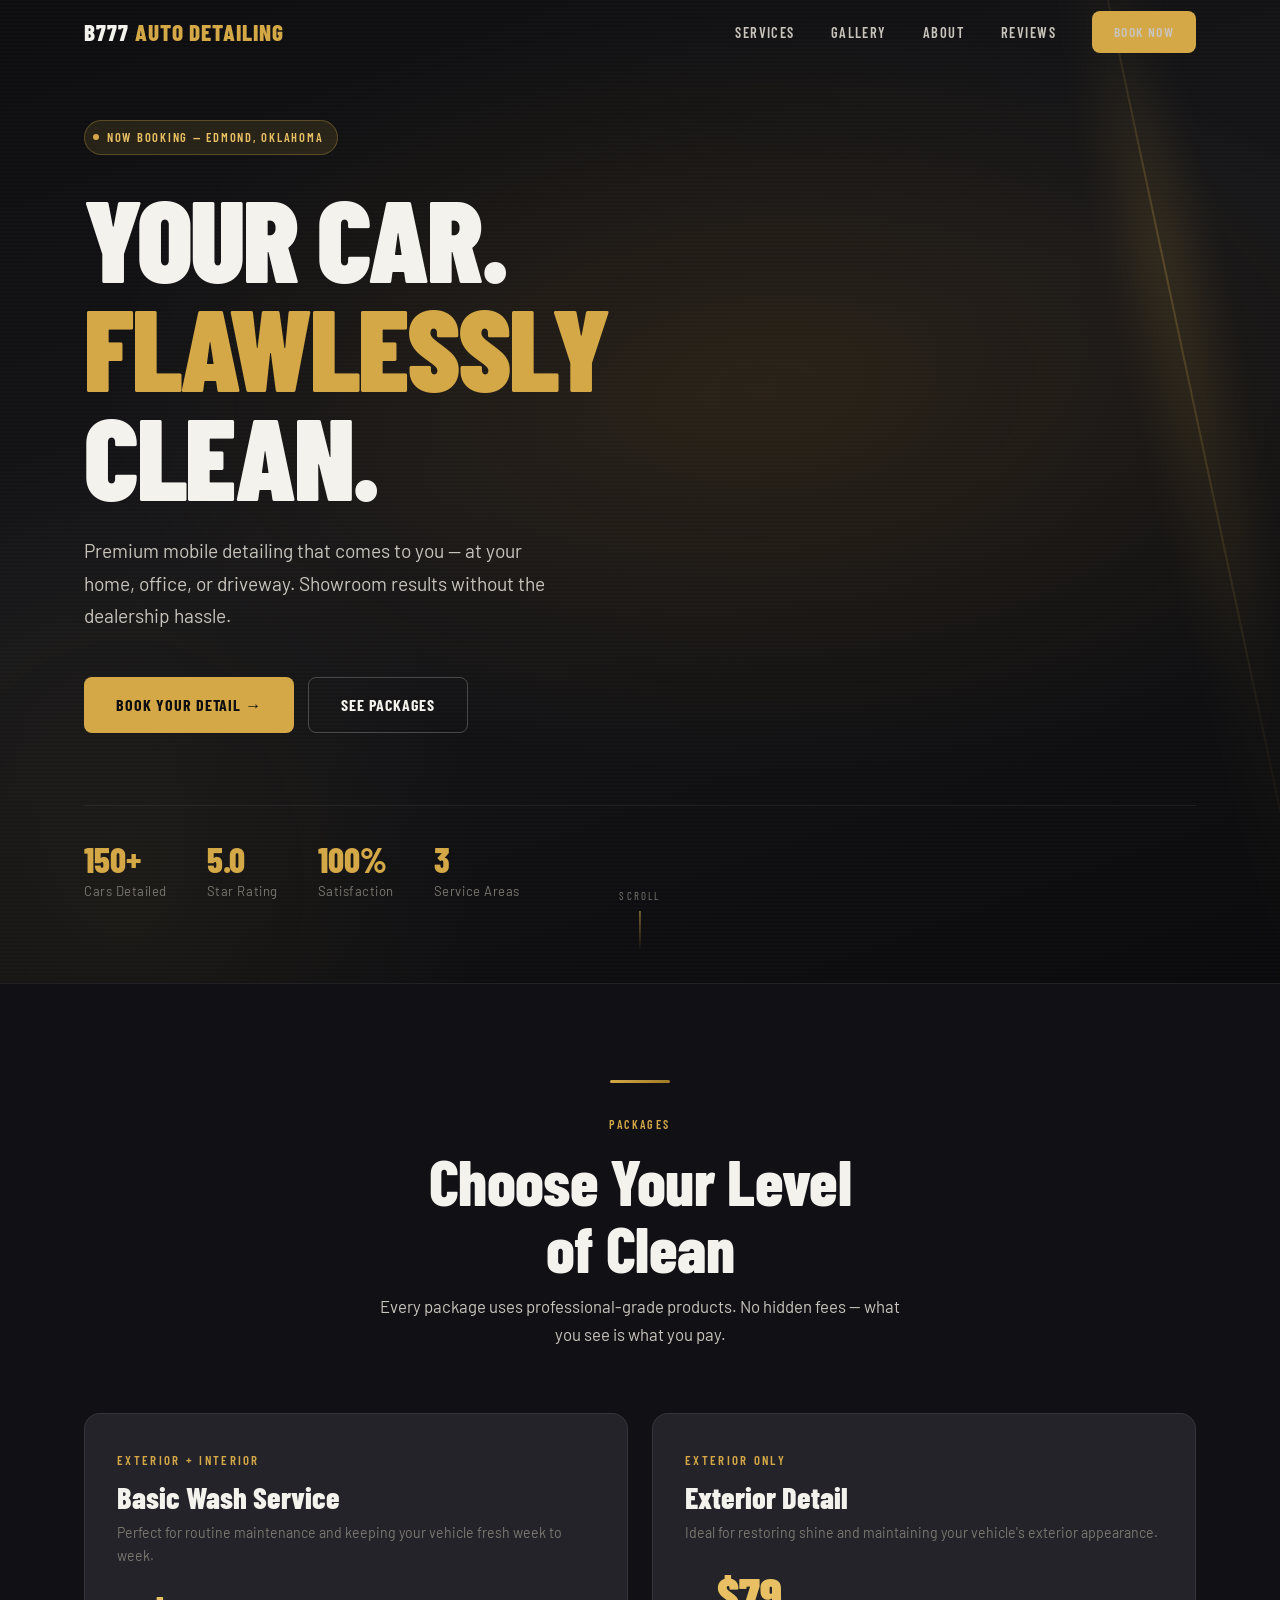
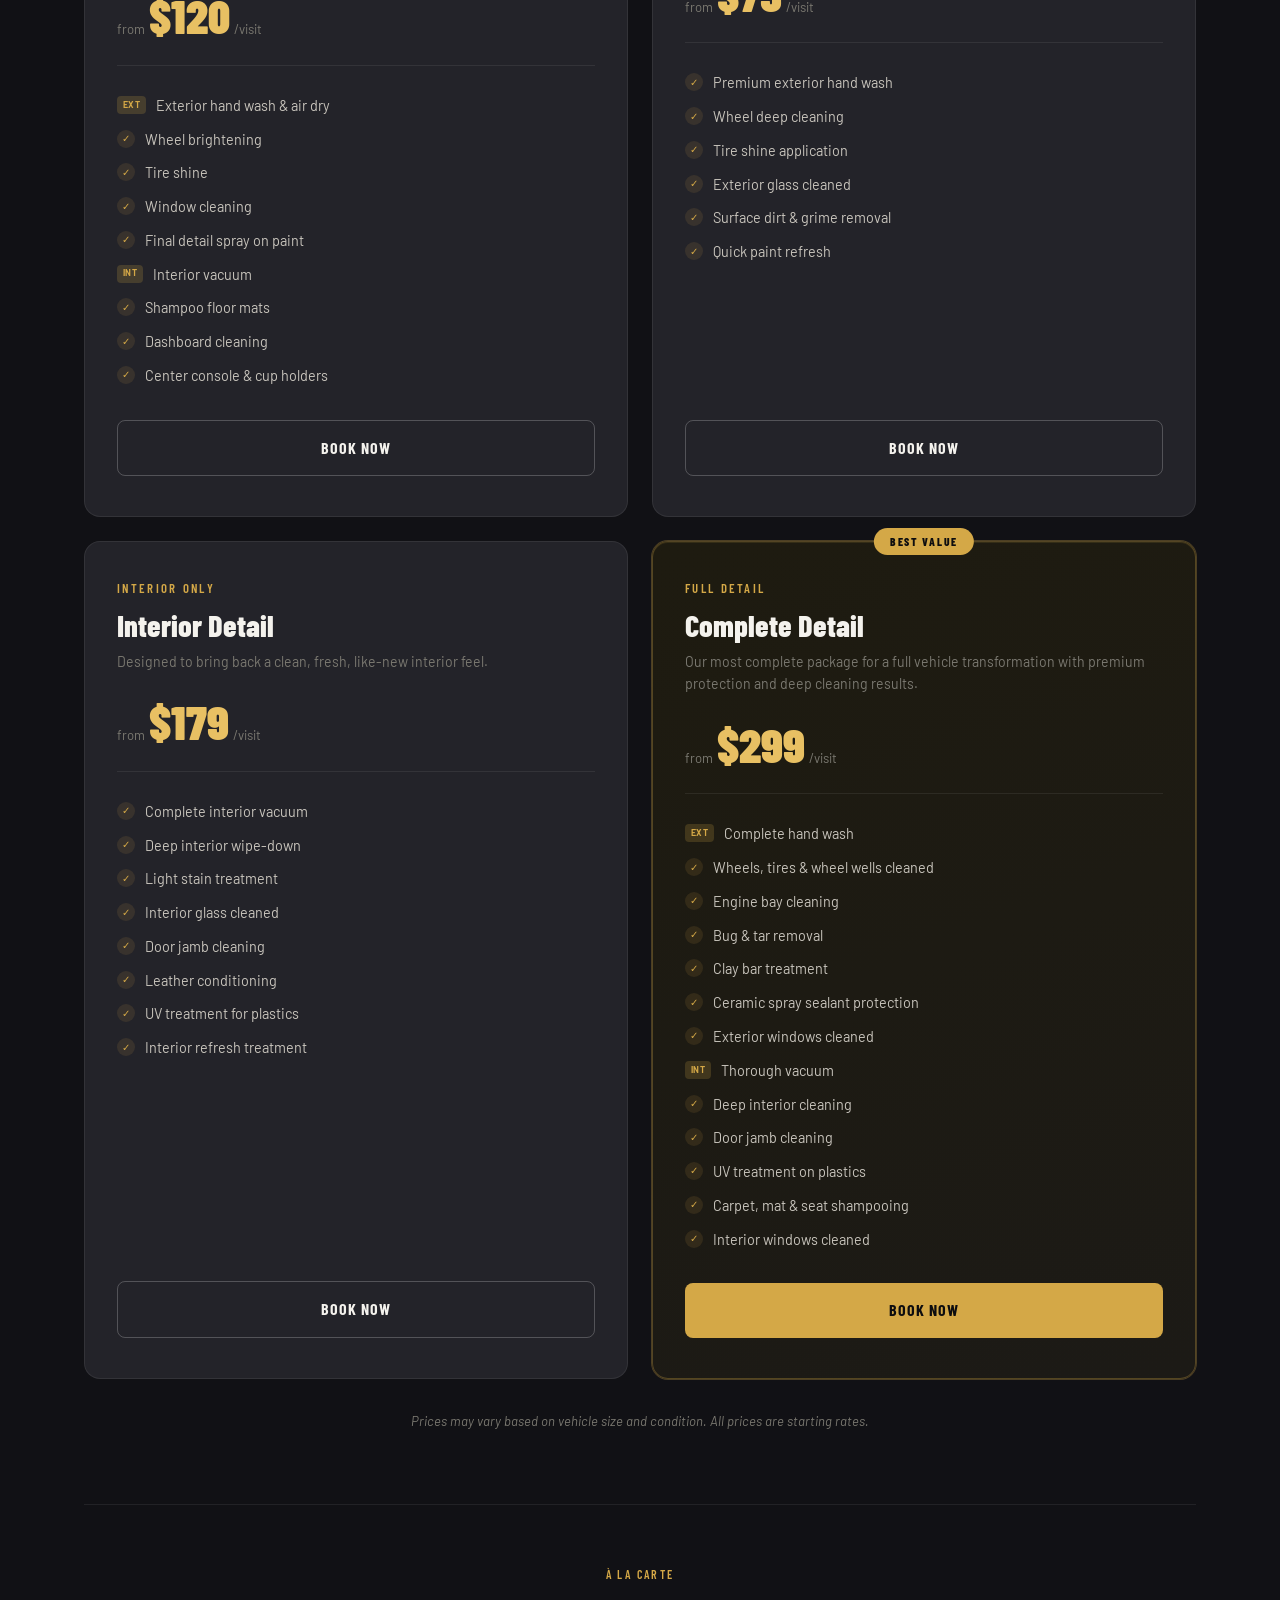
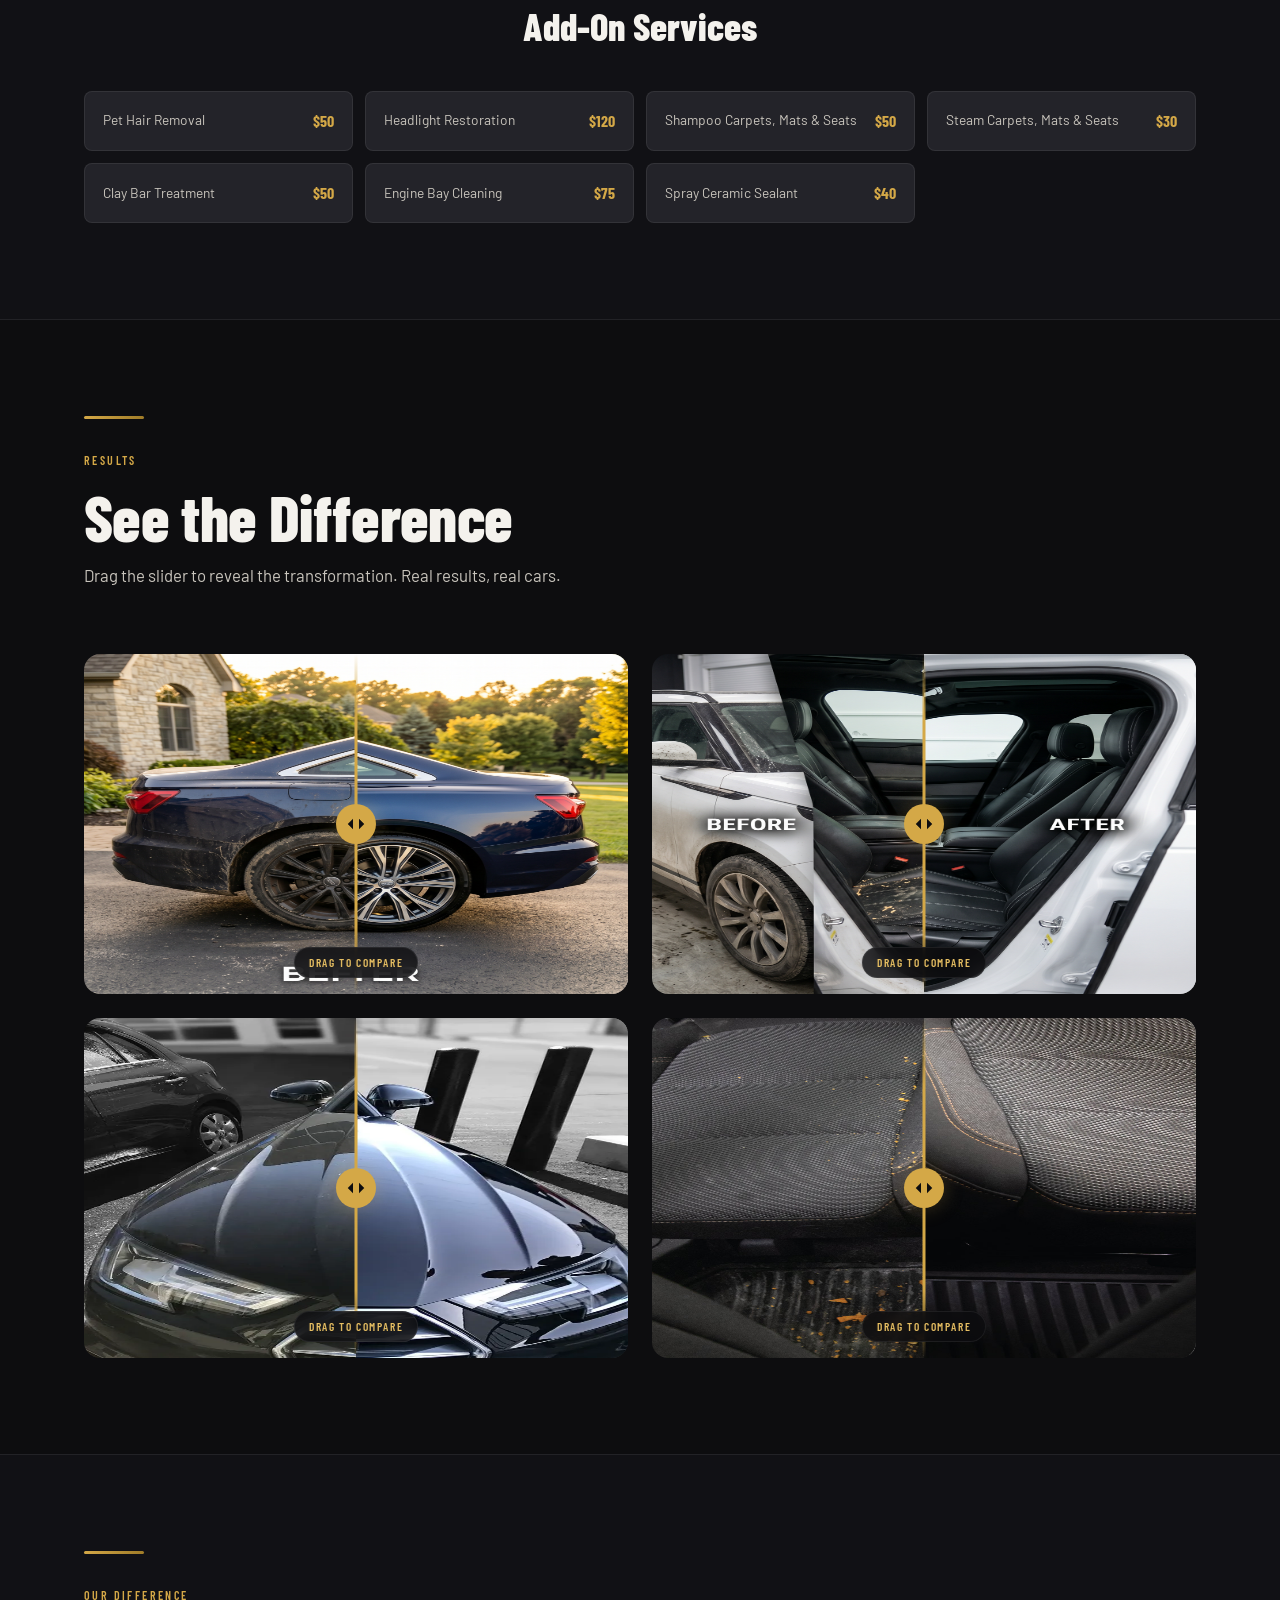
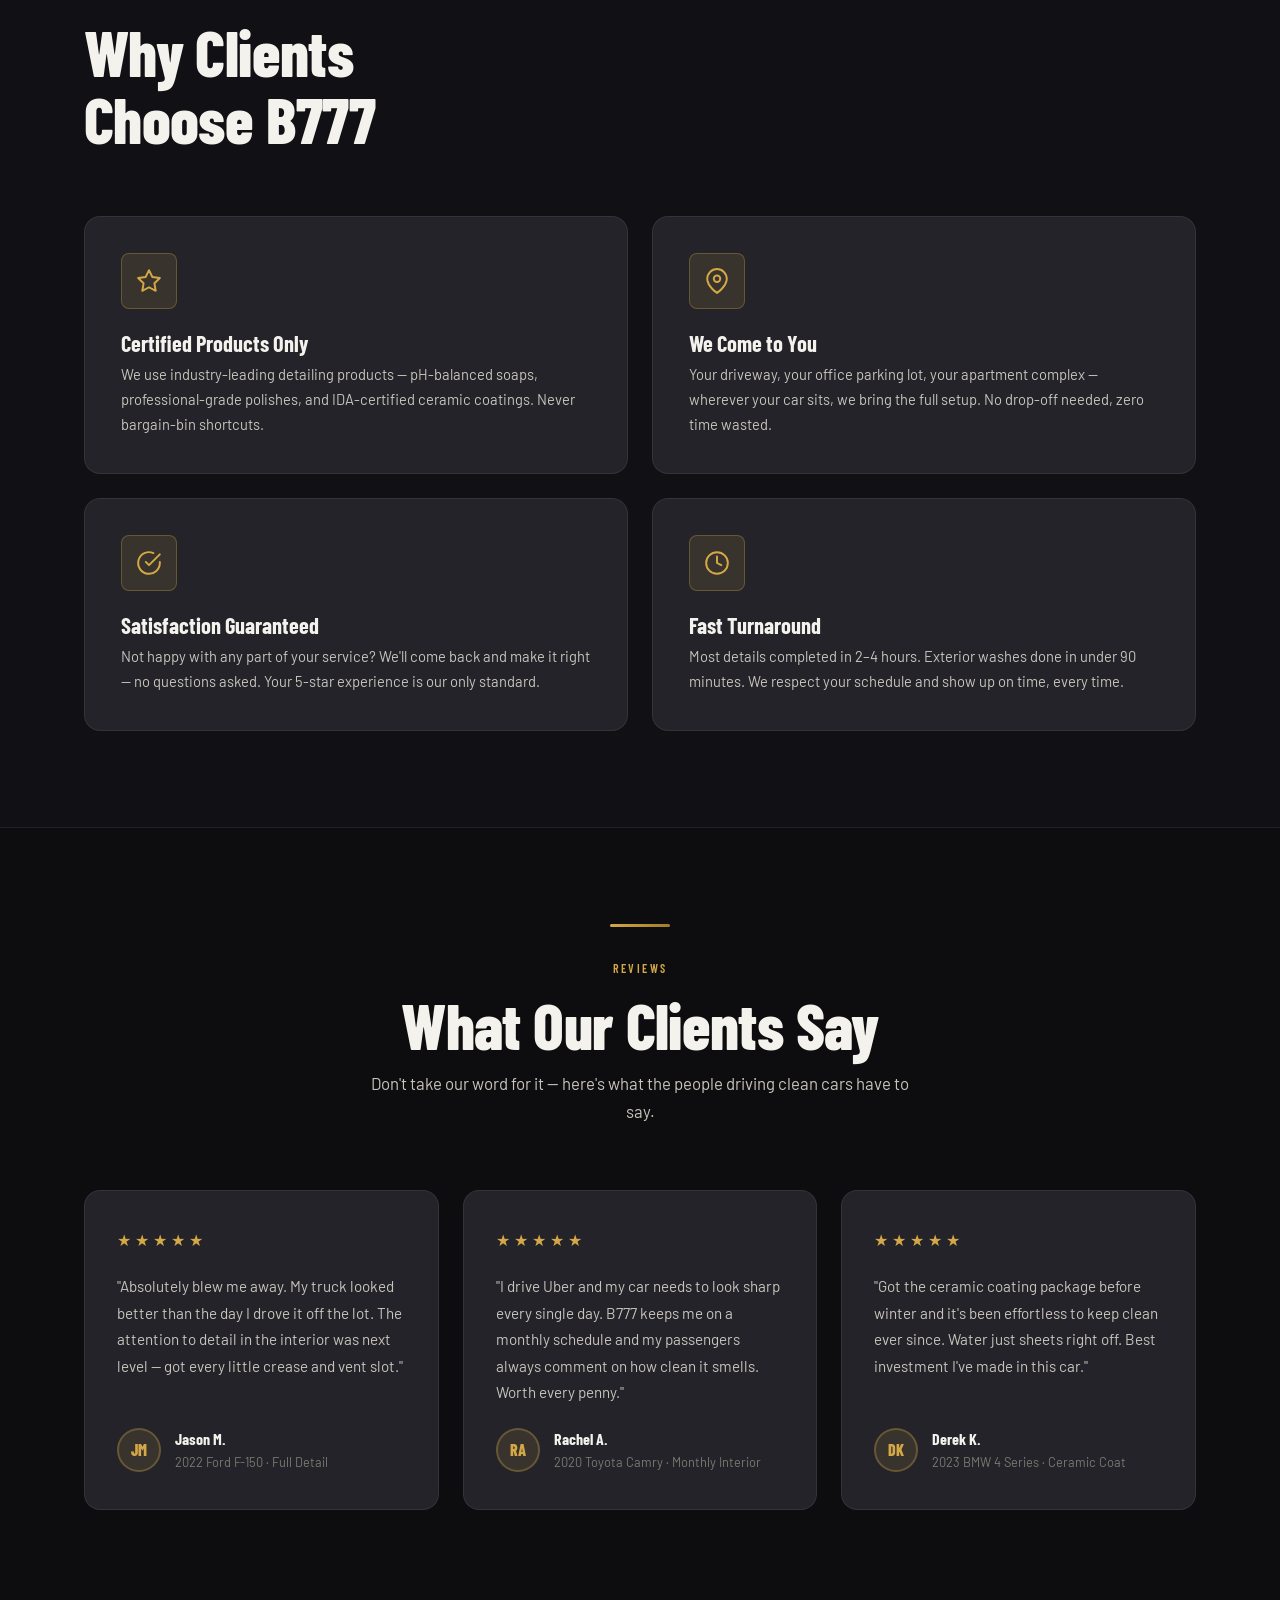
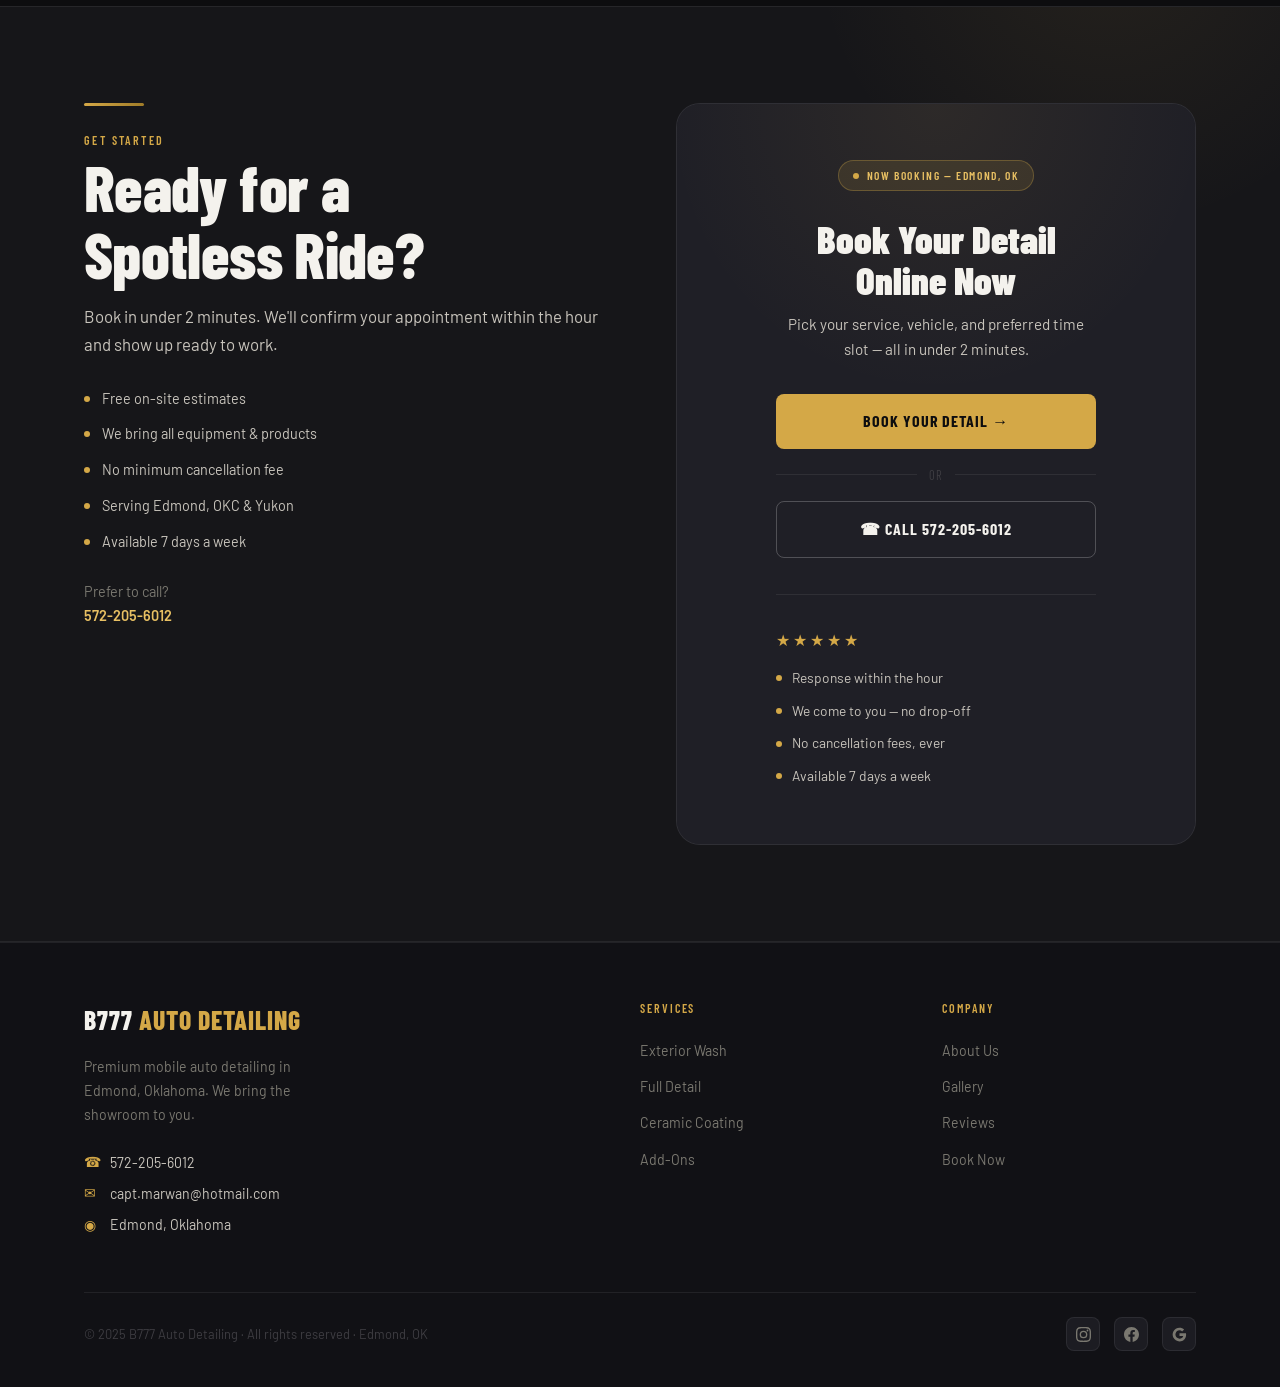
<file: index.html>
<!DOCTYPE html>
<html lang="en">
<head>
  <meta charset="UTF-8" />
  <meta name="viewport" content="width=device-width, initial-scale=1.0" />
  <title>B777 Auto Detailing — Premium Mobile Auto Detailing</title>
  <meta name="description" content="Luxury mobile auto detailing that comes to you. Ceramic coatings, full details, and paint correction in Edmond, Oklahoma." />
  <link rel="preconnect" href="https://fonts.googleapis.com" />
  <link rel="preconnect" href="https://fonts.gstatic.com" crossorigin />
  <link href="https://fonts.googleapis.com/css2?family=Barlow+Condensed:ital,wght@0,300;0,400;0,600;0,700;0,800;0,900;1,400&family=Barlow:wght@300;400;500;600&display=swap" rel="stylesheet" />

  <style>
    /* ═══════════════════════════════════════
       DESIGN TOKENS
    ═══════════════════════════════════════ */
    :root {
      --bg:           #0D0D0F;
      --bg-1:         #111115;
      --bg-2:         #161619;
      --bg-3:         #1C1C22;
      --surface:      #1F1F26;
      --card:         #232329;
      --line:         rgba(255,255,255,0.07);

      --gold:         #D4A847;
      --gold-light:   #E8C063;
      --gold-dark:    #A07C28;
      --gold-dim:     rgba(212,168,71,0.12);
      --gold-glow:    rgba(212,168,71,0.25);
      --gold-border:  rgba(212,168,71,0.30);

      --white:        #F4F2ED;
      --off-white:    #C8C4BC;
      --muted:        #7A7870;
      --faint:        #3E3D42;

      --font-h: 'Barlow Condensed', sans-serif;
      --font-b: 'Barlow', sans-serif;

      --r:  8px;
      --r2: 16px;
      --r3: 24px;

      --max: 1160px;
      --nav-h: 64px;

      --ease: cubic-bezier(.22,.68,0,1.15);
    }

    /* ═══════════════════════════════════════
       RESET & BASE
    ═══════════════════════════════════════ */
    *, *::before, *::after { box-sizing: border-box; margin: 0; padding: 0; }
    html { scroll-behavior: smooth; font-size: 16px; }
    body {
      background: var(--bg);
      color: var(--white);
      font-family: var(--font-b);
      font-weight: 400;
      line-height: 1.65;
      -webkit-font-smoothing: antialiased;
      overflow-x: hidden;
    }
    img { display: block; max-width: 100%; }
    a { color: inherit; text-decoration: none; }
    button { cursor: pointer; border: none; background: none; font: inherit; }
    ul { list-style: none; }

    /* ═══════════════════════════════════════
       TYPOGRAPHY UTILITIES
    ═══════════════════════════════════════ */
    .label {
      font-family: var(--font-h);
      font-size: 0.75rem;
      font-weight: 600;
      letter-spacing: 0.2em;
      text-transform: uppercase;
      color: var(--gold);
    }
    .section-title {
      font-family: var(--font-h);
      font-size: clamp(2.4rem, 5vw, 4rem);
      font-weight: 800;
      line-height: 1.05;
      letter-spacing: -0.01em;
      color: var(--white);
    }
    .section-sub {
      font-size: 1.05rem;
      color: var(--off-white);
      max-width: 540px;
    }

    /* ═══════════════════════════════════════
       LAYOUT
    ═══════════════════════════════════════ */
    .wrap {
      width: 100%;
      max-width: var(--max);
      margin: 0 auto;
      padding: 0 24px;
    }
    section { padding: 96px 0; }
    .section-header {
      display: flex;
      flex-direction: column;
      gap: 12px;
      margin-bottom: 64px;
    }
    .section-header.centered {
      align-items: center;
      text-align: center;
    }
    .section-header.centered .section-sub { margin: 0 auto; }

    /* ═══════════════════════════════════════
       BUTTONS
    ═══════════════════════════════════════ */
    .btn {
      display: inline-flex;
      align-items: center;
      gap: 8px;
      padding: 14px 32px;
      border-radius: var(--r);
      font-family: var(--font-h);
      font-size: 1rem;
      font-weight: 700;
      letter-spacing: 0.06em;
      text-transform: uppercase;
      transition: all 0.22s var(--ease);
      white-space: nowrap;
    }
    .btn-gold {
      background: var(--gold);
      color: #0D0D0F;
    }
    .btn-gold:hover {
      background: var(--gold-light);
      transform: translateY(-2px);
      box-shadow: 0 8px 32px var(--gold-glow);
    }
    .btn-ghost {
      background: transparent;
      color: var(--white);
      border: 1.5px solid rgba(255,255,255,0.22);
    }
    .btn-ghost:hover {
      border-color: var(--gold-border);
      color: var(--gold-light);
      transform: translateY(-2px);
    }

    /* ═══════════════════════════════════════
       NAVIGATION
    ═══════════════════════════════════════ */
    #nav {
      position: fixed;
      top: 0; left: 0; right: 0;
      z-index: 900;
      height: var(--nav-h);
      display: flex;
      align-items: center;
      transition: background 0.35s ease, box-shadow 0.35s ease, backdrop-filter 0.35s ease;
    }
    #nav.scrolled {
      background: rgba(13,13,15,0.92);
      backdrop-filter: blur(18px);
      box-shadow: 0 1px 0 var(--line), 0 8px 40px rgba(0,0,0,0.5);
    }
    .nav-inner {
      display: flex;
      align-items: center;
      justify-content: space-between;
      width: 100%;
    }
    .nav-logo {
      font-family: var(--font-h);
      font-size: 1.45rem;
      font-weight: 800;
      letter-spacing: 0.04em;
      display: flex;
      align-items: baseline;
      gap: 6px;
    }
    .nav-logo span { color: var(--gold); }
    .nav-links {
      display: flex;
      align-items: center;
      gap: 36px;
    }
    .nav-links a {
      font-family: var(--font-h);
      font-size: 0.9rem;
      font-weight: 600;
      letter-spacing: 0.1em;
      text-transform: uppercase;
      color: var(--off-white);
      transition: color 0.18s;
    }
    .nav-links a:hover { color: var(--gold-light); }
    .nav-links .btn { padding: 10px 22px; font-size: 0.85rem; }
    .hamburger {
      display: none;
      flex-direction: column;
      gap: 5px;
      width: 28px;
      padding: 2px;
    }
    .hamburger span {
      display: block;
      height: 2px;
      background: var(--white);
      border-radius: 2px;
      transition: transform 0.3s ease, opacity 0.3s ease;
    }
    .hamburger.open span:nth-child(1) { transform: translateY(7px) rotate(45deg); }
    .hamburger.open span:nth-child(2) { opacity: 0; }
    .hamburger.open span:nth-child(3) { transform: translateY(-7px) rotate(-45deg); }

    /* Mobile menu */
    .mobile-menu {
      display: none;
      position: fixed;
      inset: 0;
      z-index: 800;
      background: rgba(0,0,0,0.96);
      flex-direction: column;
      align-items: center;
      justify-content: center;
      gap: 32px;
      opacity: 0;
      pointer-events: none;
      transition: opacity 0.3s ease;
    }
    .mobile-menu.open {
      opacity: 1;
      pointer-events: all;
    }
    .mobile-menu a {
      font-family: var(--font-h);
      font-size: 2rem;
      font-weight: 700;
      letter-spacing: 0.08em;
      text-transform: uppercase;
      color: var(--white);
      transition: color 0.18s;
    }
    .mobile-menu a:hover { color: var(--gold); }

    /* ═══════════════════════════════════════
       HERO
    ═══════════════════════════════════════ */
    #hero {
      position: relative;
      min-height: 100svh;
      display: flex;
      align-items: center;
      padding: 0;
      overflow: hidden;
    }
    .hero-bg {
      position: absolute;
      inset: 0;
      background:
        radial-gradient(ellipse 80% 60% at 60% 40%, rgba(180,120,20,0.13) 0%, transparent 65%),
        radial-gradient(ellipse 50% 80% at 10% 90%, rgba(212,168,71,0.06) 0%, transparent 55%),
        linear-gradient(160deg, #0D0D0F 0%, #151518 45%, #0A0A0C 100%);
      z-index: 0;
    }
    /* Scanline texture */
    .hero-bg::after {
      content: '';
      position: absolute;
      inset: 0;
      background: repeating-linear-gradient(
        0deg,
        transparent,
        transparent 2px,
        rgba(255,255,255,0.012) 2px,
        rgba(255,255,255,0.012) 4px
      );
    }
    /* Gold light beam */
    .hero-beam {
      position: absolute;
      top: -10%;
      right: 15%;
      width: 2px;
      height: 120%;
      background: linear-gradient(180deg, transparent 0%, var(--gold-glow) 30%, rgba(212,168,71,0.06) 70%, transparent 100%);
      transform: rotate(-12deg);
      transform-origin: top center;
      z-index: 1;
    }
    .hero-beam::before {
      content: '';
      position: absolute;
      top: 0; left: -30px; right: -30px; bottom: 0;
      background: inherit;
      filter: blur(20px);
      opacity: 0.5;
    }
    .hero-content {
      position: relative;
      z-index: 2;
      padding: 120px 0 80px;
    }
    .hero-badge {
      display: inline-flex;
      align-items: center;
      gap: 8px;
      padding: 6px 14px 6px 8px;
      background: var(--gold-dim);
      border: 1px solid var(--gold-border);
      border-radius: 100px;
      margin-bottom: 28px;
    }
    .hero-badge-dot {
      width: 6px;
      height: 6px;
      border-radius: 50%;
      background: var(--gold);
      animation: pulse-dot 2s ease-in-out infinite;
    }
    @keyframes pulse-dot {
      0%, 100% { opacity: 1; transform: scale(1); }
      50% { opacity: 0.5; transform: scale(0.8); }
    }
    .hero-badge span {
      font-family: var(--font-h);
      font-size: 0.78rem;
      font-weight: 600;
      letter-spacing: 0.14em;
      text-transform: uppercase;
      color: var(--gold-light);
    }
    .hero-title {
      font-family: var(--font-h);
      font-size: clamp(3.5rem, 9vw, 7.5rem);
      font-weight: 900;
      line-height: 0.95;
      letter-spacing: -0.02em;
      margin-bottom: 24px;
    }
    .hero-title em {
      font-style: normal;
      color: var(--gold);
    }
    .hero-sub {
      font-size: clamp(1rem, 2vw, 1.2rem);
      color: var(--off-white);
      max-width: 480px;
      margin-bottom: 44px;
      line-height: 1.7;
    }
    .hero-actions {
      display: flex;
      gap: 14px;
      flex-wrap: wrap;
    }
    .hero-stats {
      display: flex;
      gap: 40px;
      margin-top: 72px;
      padding-top: 36px;
      border-top: 1px solid var(--line);
      flex-wrap: wrap;
    }
    .hero-stat-num {
      font-family: var(--font-h);
      font-size: 2.2rem;
      font-weight: 800;
      color: var(--gold);
      line-height: 1;
      margin-bottom: 4px;
    }
    .hero-stat-lbl {
      font-size: 0.82rem;
      color: var(--muted);
      letter-spacing: 0.04em;
    }
    /* scroll indicator */
    .scroll-hint {
      position: absolute;
      bottom: 32px;
      left: 50%;
      transform: translateX(-50%);
      display: flex;
      flex-direction: column;
      align-items: center;
      gap: 6px;
      z-index: 2;
    }
    .scroll-hint span {
      font-family: var(--font-h);
      font-size: 0.68rem;
      letter-spacing: 0.2em;
      text-transform: uppercase;
      color: var(--muted);
    }
    .scroll-line {
      width: 1px;
      height: 40px;
      background: linear-gradient(180deg, var(--gold) 0%, transparent 100%);
      animation: scroll-drop 1.8s ease-in-out infinite;
    }
    @keyframes scroll-drop {
      0% { transform: scaleY(0); transform-origin: top; opacity: 1; }
      50% { transform: scaleY(1); transform-origin: top; opacity: 1; }
      100% { transform: scaleY(1); transform-origin: bottom; opacity: 0; }
    }

    /* ═══════════════════════════════════════
       SERVICES + PRICING
    ═══════════════════════════════════════ */
    #services {
      background: var(--bg-1);
      border-top: 1px solid var(--line);
      border-bottom: 1px solid var(--line);
    }
    .pricing-grid {
      display: grid;
      grid-template-columns: repeat(2, 1fr);
      gap: 24px;
    }
    .services-note {
      text-align: center;
      font-size: 0.82rem;
      color: var(--muted);
      margin-top: 32px;
      font-style: italic;
    }
    /* Add-ons */
    .addons-wrap {
      margin-top: 72px;
      padding-top: 60px;
      border-top: 1px solid var(--line);
    }
    .addons-heading {
      display: flex;
      flex-direction: column;
      gap: 10px;
      margin-bottom: 32px;
      align-items: center;
      text-align: center;
    }
    .addons-heading h3 {
      font-family: var(--font-h);
      font-size: clamp(1.6rem, 3vw, 2.4rem);
      font-weight: 800;
      color: var(--white);
    }
    .addons-grid {
      display: grid;
      grid-template-columns: repeat(4, 1fr);
      gap: 12px;
    }
    .addon-card {
      background: var(--card);
      border: 1px solid var(--line);
      border-radius: var(--r);
      padding: 16px 18px;
      display: flex;
      align-items: center;
      justify-content: space-between;
      gap: 12px;
      transition: border-color 0.22s, transform 0.22s var(--ease);
    }
    .addon-card:hover { border-color: var(--gold-border); transform: translateY(-2px); }
    .addon-name { font-size: 0.86rem; color: var(--off-white); line-height: 1.35; }
    .addon-price { font-family: var(--font-h); font-size: 1rem; font-weight: 700; color: var(--gold); white-space: nowrap; flex-shrink: 0; }
    .price-card {
      position: relative;
      background: var(--card);
      border: 1px solid var(--line);
      border-radius: var(--r2);
      padding: 36px 32px 40px;
      display: flex;
      flex-direction: column;
      gap: 0;
      transition: transform 0.28s var(--ease), box-shadow 0.28s var(--ease), border-color 0.28s;
    }
    .price-card:hover {
      transform: translateY(-6px);
      box-shadow: 0 24px 60px rgba(0,0,0,0.5);
    }
    .price-card--popular {
      background: linear-gradient(160deg, #1E1B10 0%, #1C1A16 100%);
      border-color: var(--gold-border);
      box-shadow: 0 0 0 1px var(--gold-border), inset 0 1px 0 rgba(212,168,71,0.12);
    }
    .price-card--popular:hover {
      box-shadow: 0 24px 60px rgba(0,0,0,0.6), 0 0 0 1px var(--gold), 0 0 40px var(--gold-glow);
    }
    .popular-badge {
      position: absolute;
      top: -14px;
      left: 50%;
      transform: translateX(-50%);
      background: var(--gold);
      color: #0D0D0F;
      font-family: var(--font-h);
      font-size: 0.72rem;
      font-weight: 800;
      letter-spacing: 0.15em;
      text-transform: uppercase;
      padding: 4px 16px;
      border-radius: 100px;
      white-space: nowrap;
    }
    .card-tier {
      font-family: var(--font-h);
      font-size: 0.8rem;
      font-weight: 600;
      letter-spacing: 0.18em;
      text-transform: uppercase;
      color: var(--gold);
      margin-bottom: 10px;
    }
    .card-name {
      font-family: var(--font-h);
      font-size: 1.9rem;
      font-weight: 800;
      color: var(--white);
      line-height: 1.1;
      margin-bottom: 8px;
    }
    .card-desc {
      font-size: 0.88rem;
      color: var(--muted);
      margin-bottom: 24px;
      line-height: 1.6;
    }
    .card-price {
      display: flex;
      align-items: baseline;
      gap: 4px;
      margin-bottom: 28px;
      padding-bottom: 24px;
      border-bottom: 1px solid var(--line);
    }
    .price-from {
      font-size: 0.82rem;
      color: var(--muted);
    }
    .price-amount {
      font-family: var(--font-h);
      font-size: 3rem;
      font-weight: 900;
      color: var(--gold-light);
      line-height: 1;
    }
    .price-unit {
      font-size: 0.82rem;
      color: var(--muted);
    }
    .card-features {
      display: flex;
      flex-direction: column;
      gap: 10px;
      margin-bottom: 32px;
      flex: 1;
    }
    .card-features li {
      display: flex;
      align-items: flex-start;
      gap: 10px;
      font-size: 0.9rem;
      color: var(--off-white);
    }
    .feat-icon {
      width: 18px;
      height: 18px;
      flex-shrink: 0;
      margin-top: 2px;
      background: var(--gold-dim);
      border-radius: 50%;
      display: flex;
      align-items: center;
      justify-content: center;
      font-size: 0.65rem;
      color: var(--gold);
    }
    .card-cta { width: 100%; justify-content: center; }
    .price-card--popular .card-cta { background: var(--gold); color: #0D0D0F; }
    .price-card--popular .card-cta:hover { background: var(--gold-light); }

    /* ═══════════════════════════════════════
       BEFORE / AFTER GALLERY
    ═══════════════════════════════════════ */
    #gallery { background: var(--bg); }
    .ba-grid {
      display: grid;
      grid-template-columns: repeat(2, 1fr);
      gap: 24px;
    }
    .ba-card {
      position: relative;
      border-radius: var(--r2);
      overflow: hidden;
      aspect-ratio: 16/10;
      cursor: ew-resize;
      user-select: none;
      touch-action: none;
    }
    .ba-before,
    .ba-after {
      position: absolute;
      inset: 0;
      background-size: 200% 100%;
    }
    .ba-before { background-position: 0% center; }
    .ba-after  { background-position: 100% center; }
    .ba-card:nth-child(1) .ba-before,
    .ba-card:nth-child(1) .ba-after {
      background-image: url('images/split-1.png');
    }
    .ba-card:nth-child(2) .ba-before,
    .ba-card:nth-child(2) .ba-after {
      background-image: url('images/split-2.png');
    }
    .ba-card:nth-child(3) .ba-before,
    .ba-card:nth-child(3) .ba-after {
      background-image: url('images/split-3.webp');
    }
    .ba-card:nth-child(4) .ba-before,
    .ba-card:nth-child(4) .ba-after {
      background-image: url('images/split-4.jpg');
    }
    .ba-after {
      clip-path: polygon(50% 0%, 100% 0%, 100% 100%, 50% 100%);
      transition: clip-path 0.02s linear;
    }
    /* divider line */
    .ba-divider {
      position: absolute;
      top: 0; bottom: 0;
      left: 50%;
      width: 3px;
      background: linear-gradient(180deg, transparent 0%, var(--gold) 20%, var(--gold) 80%, transparent 100%);
      transform: translateX(-50%);
      z-index: 10;
      pointer-events: none;
      transition: left 0.02s linear;
    }
    .ba-handle {
      position: absolute;
      top: 50%;
      left: 50%;
      transform: translate(-50%, -50%);
      width: 40px;
      height: 40px;
      background: var(--gold);
      border-radius: 50%;
      display: flex;
      align-items: center;
      justify-content: center;
      z-index: 11;
      pointer-events: none;
      box-shadow: 0 0 20px var(--gold-glow);
      transition: left 0.02s linear;
    }
    .ba-handle svg {
      width: 18px;
      height: 18px;
      fill: #0D0D0F;
    }
    .ba-label {
      position: absolute;
      bottom: 16px;
      left: 50%;
      transform: translateX(-50%);
      background: rgba(13,13,15,0.82);
      backdrop-filter: blur(8px);
      border: 1px solid var(--line);
      border-radius: 100px;
      padding: 5px 14px;
      font-family: var(--font-h);
      font-size: 0.72rem;
      font-weight: 600;
      letter-spacing: 0.14em;
      text-transform: uppercase;
      color: var(--gold-light);
      white-space: nowrap;
      z-index: 12;
      pointer-events: none;
    }

    /* ═══════════════════════════════════════
       WHY CHOOSE US
    ═══════════════════════════════════════ */
    #why {
      background: var(--bg-1);
      border-top: 1px solid var(--line);
      border-bottom: 1px solid var(--line);
    }
    .why-grid {
      display: grid;
      grid-template-columns: repeat(2, 1fr);
      gap: 24px;
    }
    .why-card {
      background: var(--card);
      border: 1px solid var(--line);
      border-radius: var(--r2);
      padding: 36px;
      display: flex;
      flex-direction: column;
      gap: 16px;
      transition: border-color 0.28s, box-shadow 0.28s, transform 0.28s var(--ease);
    }
    .why-card:hover {
      border-color: var(--gold-border);
      box-shadow: 0 12px 40px rgba(0,0,0,0.4), 0 0 20px var(--gold-dim);
      transform: translateY(-4px);
    }
    .why-icon {
      width: 56px;
      height: 56px;
      background: var(--gold-dim);
      border: 1px solid var(--gold-border);
      border-radius: var(--r);
      display: flex;
      align-items: center;
      justify-content: center;
      flex-shrink: 0;
    }
    .why-icon svg {
      width: 26px;
      height: 26px;
      stroke: var(--gold);
      fill: none;
      stroke-width: 1.8;
      stroke-linecap: round;
      stroke-linejoin: round;
    }
    .why-title {
      font-family: var(--font-h);
      font-size: 1.4rem;
      font-weight: 700;
      color: var(--white);
    }
    .why-desc {
      font-size: 0.92rem;
      color: var(--off-white);
      line-height: 1.7;
    }

    /* ═══════════════════════════════════════
       TESTIMONIALS
    ═══════════════════════════════════════ */
    #testimonials { background: var(--bg); }
    .testi-grid {
      display: grid;
      grid-template-columns: repeat(3, 1fr);
      gap: 24px;
    }
    .testi-card {
      background: var(--card);
      border: 1px solid var(--line);
      border-radius: var(--r2);
      padding: 36px 32px;
      display: flex;
      flex-direction: column;
      gap: 20px;
      transition: border-color 0.28s, transform 0.28s var(--ease);
    }
    .testi-card:hover {
      border-color: var(--gold-border);
      transform: translateY(-4px);
    }
    .testi-stars {
      display: flex;
      gap: 4px;
    }
    .star { color: var(--gold); font-size: 1rem; }
    .testi-quote {
      font-size: 0.95rem;
      color: var(--off-white);
      line-height: 1.75;
      flex: 1;
    }
    .testi-author {
      display: flex;
      align-items: center;
      gap: 14px;
    }
    .author-avatar {
      width: 44px;
      height: 44px;
      border-radius: 50%;
      background: var(--gold-dim);
      border: 2px solid var(--gold-border);
      display: flex;
      align-items: center;
      justify-content: center;
      font-family: var(--font-h);
      font-weight: 800;
      font-size: 1rem;
      color: var(--gold);
      flex-shrink: 0;
    }
    .author-name {
      font-family: var(--font-h);
      font-size: 1rem;
      font-weight: 700;
      color: var(--white);
    }
    .author-vehicle {
      font-size: 0.8rem;
      color: var(--muted);
    }

    /* ═══════════════════════════════════════
       BOOKING / CONTACT CTA
    ═══════════════════════════════════════ */
    #booking {
      background: var(--bg-2);
      border-top: 1px solid var(--line);
      border-bottom: 1px solid var(--line);
      position: relative;
      overflow: hidden;
    }
    #booking::before {
      content: '';
      position: absolute;
      top: -40%;
      right: -10%;
      width: 600px;
      height: 600px;
      background: radial-gradient(circle, rgba(212,168,71,0.08) 0%, transparent 70%);
      pointer-events: none;
    }
    .booking-layout {
      display: grid;
      grid-template-columns: 1fr 1fr;
      gap: 72px;
      align-items: start;
      position: relative;
      z-index: 1;
    }
    .booking-copy .section-title { margin-bottom: 16px; }
    .booking-copy .section-sub { margin-bottom: 28px; }
    .booking-perks {
      display: flex;
      flex-direction: column;
      gap: 12px;
    }
    .booking-perk {
      display: flex;
      align-items: center;
      gap: 12px;
      font-size: 0.9rem;
      color: var(--off-white);
    }
    .perk-dot {
      width: 6px;
      height: 6px;
      border-radius: 50%;
      background: var(--gold);
      flex-shrink: 0;
    }
    .booking-form {
      background: var(--surface);
      border: 1px solid var(--line);
      border-radius: var(--r3);
      overflow: hidden;
      display: flex;
      flex-direction: column;
    }
    .booking-cta-card {
      flex: 1;
      display: flex;
      flex-direction: column;
      align-items: center;
      justify-content: center;
      padding: 56px 48px;
      gap: 0;
      text-align: center;
      background:
        radial-gradient(ellipse 80% 60% at 50% 0%, rgba(212,168,71,0.08) 0%, transparent 65%),
        var(--surface);
    }
    .bk-cta-badge {
      display: inline-flex;
      align-items: center;
      gap: 8px;
      padding: 5px 14px;
      background: var(--gold-dim);
      border: 1px solid var(--gold-border);
      border-radius: 100px;
      font-family: var(--font-h);
      font-size: 0.72rem;
      font-weight: 600;
      letter-spacing: 0.14em;
      text-transform: uppercase;
      color: var(--gold-light);
      margin-bottom: 28px;
    }
    .bk-cta-badge-dot {
      width: 6px; height: 6px;
      border-radius: 50%;
      background: var(--gold);
      animation: pulse-dot 2s ease-in-out infinite;
    }
    .booking-cta-card h3 {
      font-family: var(--font-h);
      font-size: clamp(1.8rem, 3vw, 2.6rem);
      font-weight: 900;
      color: var(--white);
      line-height: 1.05;
      margin-bottom: 12px;
    }
    .booking-cta-card p {
      font-size: 0.95rem;
      color: var(--off-white);
      line-height: 1.65;
      max-width: 320px;
      margin: 0 auto 32px;
    }
    .bk-cta-buttons {
      display: flex;
      flex-direction: column;
      gap: 12px;
      width: 100%;
      max-width: 320px;
      margin-bottom: 36px;
    }
    .bk-cta-buttons .btn { width: 100%; justify-content: center; }
    .bk-cta-divider {
      display: flex;
      align-items: center;
      gap: 12px;
      color: var(--faint);
      font-size: 0.78rem;
      letter-spacing: 0.08em;
      text-transform: uppercase;
      font-family: var(--font-h);
      margin: 4px 0;
    }
    .bk-cta-divider::before,
    .bk-cta-divider::after {
      content: '';
      flex: 1;
      height: 1px;
      background: var(--line);
    }
    .bk-cta-trust {
      display: flex;
      flex-direction: column;
      gap: 10px;
      padding-top: 32px;
      border-top: 1px solid var(--line);
      width: 100%;
      max-width: 320px;
    }
    .bk-trust-row {
      display: flex;
      align-items: center;
      gap: 10px;
      font-size: 0.86rem;
      color: var(--off-white);
    }
    .bk-trust-row .trust-dot {
      width: 6px; height: 6px;
      border-radius: 50%;
      background: var(--gold);
      flex-shrink: 0;
    }
    .bk-trust-stars {
      display: flex;
      gap: 3px;
      margin-bottom: 4px;
    }
    .bk-trust-stars span { color: var(--gold); font-size: 1rem; }

    /* ═══════════════════════════════════════
       FOOTER
    ═══════════════════════════════════════ */
    footer {
      background: var(--bg-1);
      border-top: 1px solid var(--line);
      padding: 56px 0 36px;
    }
    .footer-inner {
      display: grid;
      grid-template-columns: 2fr 1fr 1fr;
      gap: 48px;
      margin-bottom: 48px;
    }
    .footer-brand .nav-logo { font-size: 1.6rem; margin-bottom: 14px; }
    .footer-tagline {
      font-size: 0.88rem;
      color: var(--muted);
      line-height: 1.7;
      max-width: 260px;
      margin-bottom: 24px;
    }
    .footer-contact-item {
      display: flex;
      align-items: center;
      gap: 10px;
      font-size: 0.88rem;
      color: var(--off-white);
      margin-bottom: 8px;
    }
    .footer-contact-item a:hover { color: var(--gold-light); }
    .footer-icon {
      width: 16px;
      flex-shrink: 0;
      color: var(--gold);
      font-size: 0.85rem;
    }
    .footer-heading {
      font-family: var(--font-h);
      font-size: 0.75rem;
      font-weight: 600;
      letter-spacing: 0.16em;
      text-transform: uppercase;
      color: var(--gold);
      margin-bottom: 18px;
    }
    .footer-links {
      display: flex;
      flex-direction: column;
      gap: 10px;
    }
    .footer-links a {
      font-size: 0.88rem;
      color: var(--muted);
      transition: color 0.18s;
    }
    .footer-links a:hover { color: var(--gold-light); }
    .footer-bottom {
      display: flex;
      align-items: center;
      justify-content: space-between;
      padding-top: 24px;
      border-top: 1px solid var(--line);
      flex-wrap: wrap;
      gap: 12px;
    }
    .footer-copy {
      font-size: 0.8rem;
      color: var(--faint);
    }
    .social-links {
      display: flex;
      gap: 14px;
    }
    .social-link {
      width: 34px;
      height: 34px;
      background: var(--bg-3);
      border: 1px solid var(--line);
      border-radius: var(--r);
      display: flex;
      align-items: center;
      justify-content: center;
      transition: border-color 0.2s, background 0.2s;
    }
    .social-link:hover {
      border-color: var(--gold-border);
      background: var(--gold-dim);
    }
    .social-link svg {
      width: 15px;
      height: 15px;
      fill: var(--muted);
      transition: fill 0.2s;
    }
    .social-link:hover svg { fill: var(--gold); }

    /* Sticky mobile CTA */
    .sticky-cta {
      display: none;
      position: fixed;
      bottom: 0;
      left: 0;
      right: 0;
      z-index: 800;
      background: rgba(13,13,15,0.95);
      backdrop-filter: blur(12px);
      border-top: 1px solid var(--line);
      padding: 12px 20px;
      gap: 12px;
    }
    .sticky-cta a { flex: 1; justify-content: center; }

    /* ═══════════════════════════════════════
       ANIMATIONS
    ═══════════════════════════════════════ */
    .aos {
      opacity: 0;
      transform: translateY(28px);
      transition: opacity 0.65s ease, transform 0.65s var(--ease);
    }
    .aos.in { opacity: 1; transform: none; }
    .aos-delay-1 { transition-delay: 0.1s; }
    .aos-delay-2 { transition-delay: 0.2s; }
    .aos-delay-3 { transition-delay: 0.3s; }
    .aos-delay-4 { transition-delay: 0.4s; }

    /* Gold divider line */
    .gold-line {
      width: 60px;
      height: 3px;
      background: linear-gradient(90deg, var(--gold), var(--gold-dark));
      border-radius: 2px;
      margin-bottom: 20px;
    }

    /* ═══════════════════════════════════════
       RESPONSIVE
    ═══════════════════════════════════════ */
    @media (max-width: 1024px) {
      .pricing-grid { grid-template-columns: repeat(2, 1fr); }
      .addons-grid { grid-template-columns: repeat(2, 1fr); }
      .testi-grid { grid-template-columns: 1fr 1fr; }
      .booking-layout { grid-template-columns: 1fr; gap: 48px; }
      .footer-inner { grid-template-columns: 1fr 1fr; }
    }
    @media (max-width: 768px) {
      :root { --nav-h: 56px; }
      section { padding: 72px 0; }
      .nav-links { display: none; }
      .hamburger { display: flex; }
      .mobile-menu { display: flex; }
      .hero-title { font-size: clamp(2.8rem, 12vw, 5rem); }
      .pricing-grid { grid-template-columns: 1fr; }
      .addons-grid { grid-template-columns: 1fr 1fr; }
      .ba-grid { grid-template-columns: 1fr; }
      .why-grid { grid-template-columns: 1fr; }
      .testi-grid { grid-template-columns: 1fr; }
      .footer-inner { grid-template-columns: 1fr; }
      .sticky-cta { display: flex; }
      footer { padding-bottom: 80px; }
    }
    @media (max-width: 480px) {
      .hero-stats { gap: 24px; }
      .hero-actions { flex-direction: column; }
      .hero-actions .btn { width: 100%; justify-content: center; }
    }

    /* ── Floating Book Now button ──────────────────────────── */
    .float-btn {
      position: fixed;
      bottom: 36px;
      right: 32px;
      z-index: 700;
      display: flex;
      align-items: center;
      gap: 9px;
      padding: 14px 26px;
      background: var(--gold);
      color: #0D0D0F;
      border-radius: 100px;
      font-family: var(--font-h);
      font-size: 0.95rem;
      font-weight: 800;
      letter-spacing: 0.08em;
      text-transform: uppercase;
      box-shadow: 0 8px 32px rgba(0,0,0,0.5), 0 0 0 1px rgba(212,168,71,0.4);
      opacity: 0;
      transform: translateY(16px) scale(0.95);
      pointer-events: none;
      transition: opacity 0.35s var(--ease), transform 0.35s var(--ease),
                  background 0.2s, box-shadow 0.2s;
    }
    .float-btn.visible {
      opacity: 1;
      transform: translateY(0) scale(1);
      pointer-events: all;
    }
    .float-btn:hover {
      background: var(--gold-light);
      box-shadow: 0 12px 40px rgba(0,0,0,0.55), 0 0 28px var(--gold-glow);
      transform: translateY(-3px) scale(1.03);
    }
    .float-btn svg {
      width: 16px;
      height: 16px;
      fill: none;
      stroke: #0D0D0F;
      stroke-width: 2.2;
      stroke-linecap: round;
      stroke-linejoin: round;
      flex-shrink: 0;
    }
    /* Hide on mobile — sticky bar at bottom already covers it */
    @media (max-width: 768px) { .float-btn { display: none; } }
  </style>
</head>

<body>

  <!-- ═══════ NAV ═══════ -->
  <nav id="nav" role="navigation" aria-label="Main navigation">
    <div class="wrap">
      <div class="nav-inner">
        <a href="#hero" class="nav-logo" aria-label="B777 Auto Detailing home">
          B777 <span>AUTO DETAILING</span>
        </a>
        <ul class="nav-links" role="list">
          <li><a href="#services">Services</a></li>
          <li><a href="#gallery">Gallery</a></li>
          <li><a href="#why">About</a></li>
          <li><a href="#testimonials">Reviews</a></li>
          <li><a href="book.html" class="btn btn-gold">Book Now</a></li>
        </ul>
        <button
          class="hamburger"
          id="hamburger"
          aria-label="Toggle navigation"
          aria-expanded="false"
          aria-controls="mobile-menu"
        >
          <span></span><span></span><span></span>
        </button>
      </div>
    </div>
  </nav>

  <!-- Mobile Menu -->
  <div
    class="mobile-menu"
    id="mobile-menu"
    role="dialog"
    aria-modal="true"
    aria-label="Navigation menu"
  >
    <a href="#services">Services</a>
    <a href="#gallery">Gallery</a>
    <a href="#why">About</a>
    <a href="#testimonials">Reviews</a>
    <a href="book.html" class="btn btn-gold">Book Now</a>
  </div>


  <!-- ═══════ HERO ═══════ -->
  <section id="hero" aria-labelledby="hero-heading">
    <div class="hero-bg"></div>
    <div class="hero-beam"></div>
    <div class="wrap">
      <div class="hero-content">
        <div class="hero-badge">
          <div class="hero-badge-dot"></div>
          <span>Now Booking — Edmond, Oklahoma</span>
        </div>
        <h1 class="hero-title" id="hero-heading">
          YOUR CAR.<br>
          <em>FLAWLESSLY</em><br>
          CLEAN.
        </h1>
        <p class="hero-sub">
          Premium mobile detailing that comes to you — at your home, office, or driveway.
          Showroom results without the dealership hassle.
        </p>
        <div class="hero-actions">
          <a href="book.html" class="btn btn-gold">Book Your Detail →</a>
          <a href="#services" class="btn btn-ghost">See Packages</a>
        </div>
        <div class="hero-stats">
          <div>
            <div class="hero-stat-num" data-count="150" data-suffix="+">0+</div>
            <div class="hero-stat-lbl">Cars Detailed</div>
          </div>
          <div>
            <div class="hero-stat-num">5.0</div>
            <div class="hero-stat-lbl">Star Rating</div>
          </div>
          <div>
            <div class="hero-stat-num" data-count="100" data-suffix="%">0%</div>
            <div class="hero-stat-lbl">Satisfaction</div>
          </div>
          <div>
            <div class="hero-stat-num">3</div>
            <div class="hero-stat-lbl">Service Areas</div>
          </div>
        </div>
      </div>
    </div>
    <div class="scroll-hint" aria-hidden="true">
      <span>Scroll</span>
      <div class="scroll-line"></div>
    </div>
  </section>


  <!-- ═══════ SERVICES + PRICING ═══════ -->
  <section id="services" aria-labelledby="services-heading">
    <div class="wrap">
      <div class="section-header centered">
        <div class="gold-line" style="margin: 0 auto 20px;"></div>
        <span class="label">Packages</span>
        <h2 class="section-title" id="services-heading">Choose Your Level<br>of Clean</h2>
        <p class="section-sub">
          Every package uses professional-grade products. No hidden fees —
          what you see is what you pay.
        </p>
      </div>

      <div class="pricing-grid">

        <!-- 1 — Basic Wash Service -->
        <div class="price-card aos">
          <div class="card-tier">Exterior + Interior</div>
          <div class="card-name">Basic Wash Service</div>
          <div class="card-desc">Perfect for routine maintenance and keeping your vehicle fresh week to week.</div>
          <div class="card-price">
            <span class="price-from">from</span>
            <span class="price-amount">$120</span>
            <span class="price-unit">/visit</span>
          </div>
          <ul class="card-features">
            <li><span class="feat-icon" style="background:rgba(212,168,71,0.2);font-size:0.55rem;letter-spacing:0.05em;width:auto;border-radius:4px;padding:2px 6px;font-weight:700;color:var(--gold)">EXT</span>Exterior hand wash &amp; air dry</li>
            <li><span class="feat-icon">✓</span>Wheel brightening</li>
            <li><span class="feat-icon">✓</span>Tire shine</li>
            <li><span class="feat-icon">✓</span>Window cleaning</li>
            <li><span class="feat-icon">✓</span>Final detail spray on paint</li>
            <li><span class="feat-icon" style="background:rgba(212,168,71,0.2);font-size:0.55rem;letter-spacing:0.05em;width:auto;border-radius:4px;padding:2px 6px;font-weight:700;color:var(--gold)">INT</span>Interior vacuum</li>
            <li><span class="feat-icon">✓</span>Shampoo floor mats</li>
            <li><span class="feat-icon">✓</span>Dashboard cleaning</li>
            <li><span class="feat-icon">✓</span>Center console &amp; cup holders</li>
          </ul>
          <a href="book.html" class="btn btn-ghost card-cta">Book Now</a>
        </div>

        <!-- 2 — Exterior Detail -->
        <div class="price-card aos aos-delay-1">
          <div class="card-tier">Exterior Only</div>
          <div class="card-name">Exterior Detail</div>
          <div class="card-desc">Ideal for restoring shine and maintaining your vehicle's exterior appearance.</div>
          <div class="card-price">
            <span class="price-from">from</span>
            <span class="price-amount">$79</span>
            <span class="price-unit">/visit</span>
          </div>
          <ul class="card-features">
            <li><span class="feat-icon">✓</span>Premium exterior hand wash</li>
            <li><span class="feat-icon">✓</span>Wheel deep cleaning</li>
            <li><span class="feat-icon">✓</span>Tire shine application</li>
            <li><span class="feat-icon">✓</span>Exterior glass cleaned</li>
            <li><span class="feat-icon">✓</span>Surface dirt &amp; grime removal</li>
            <li><span class="feat-icon">✓</span>Quick paint refresh</li>
          </ul>
          <a href="book.html" class="btn btn-ghost card-cta">Book Now</a>
        </div>

        <!-- 3 — Interior Detail -->
        <div class="price-card aos aos-delay-2">
          <div class="card-tier">Interior Only</div>
          <div class="card-name">Interior Detail</div>
          <div class="card-desc">Designed to bring back a clean, fresh, like-new interior feel.</div>
          <div class="card-price">
            <span class="price-from">from</span>
            <span class="price-amount">$179</span>
            <span class="price-unit">/visit</span>
          </div>
          <ul class="card-features">
            <li><span class="feat-icon">✓</span>Complete interior vacuum</li>
            <li><span class="feat-icon">✓</span>Deep interior wipe-down</li>
            <li><span class="feat-icon">✓</span>Light stain treatment</li>
            <li><span class="feat-icon">✓</span>Interior glass cleaned</li>
            <li><span class="feat-icon">✓</span>Door jamb cleaning</li>
            <li><span class="feat-icon">✓</span>Leather conditioning</li>
            <li><span class="feat-icon">✓</span>UV treatment for plastics</li>
            <li><span class="feat-icon">✓</span>Interior refresh treatment</li>
          </ul>
          <a href="book.html" class="btn btn-ghost card-cta">Book Now</a>
        </div>

        <!-- 4 — Complete Detail Service (POPULAR) -->
        <div class="price-card price-card--popular aos aos-delay-3">
          <div class="popular-badge">Best Value</div>
          <div class="card-tier">Full Detail</div>
          <div class="card-name">Complete Detail</div>
          <div class="card-desc">Our most complete package for a full vehicle transformation with premium protection and deep cleaning results.</div>
          <div class="card-price">
            <span class="price-from">from</span>
            <span class="price-amount">$299</span>
            <span class="price-unit">/visit</span>
          </div>
          <ul class="card-features">
            <li><span class="feat-icon" style="background:rgba(212,168,71,0.2);font-size:0.55rem;letter-spacing:0.05em;width:auto;border-radius:4px;padding:2px 6px;font-weight:700;color:var(--gold)">EXT</span>Complete hand wash</li>
            <li><span class="feat-icon">✓</span>Wheels, tires &amp; wheel wells cleaned</li>
            <li><span class="feat-icon">✓</span>Engine bay cleaning</li>
            <li><span class="feat-icon">✓</span>Bug &amp; tar removal</li>
            <li><span class="feat-icon">✓</span>Clay bar treatment</li>
            <li><span class="feat-icon">✓</span>Ceramic spray sealant protection</li>
            <li><span class="feat-icon">✓</span>Exterior windows cleaned</li>
            <li><span class="feat-icon" style="background:rgba(212,168,71,0.2);font-size:0.55rem;letter-spacing:0.05em;width:auto;border-radius:4px;padding:2px 6px;font-weight:700;color:var(--gold)">INT</span>Thorough vacuum</li>
            <li><span class="feat-icon">✓</span>Deep interior cleaning</li>
            <li><span class="feat-icon">✓</span>Door jamb cleaning</li>
            <li><span class="feat-icon">✓</span>UV treatment on plastics</li>
            <li><span class="feat-icon">✓</span>Carpet, mat &amp; seat shampooing</li>
            <li><span class="feat-icon">✓</span>Interior windows cleaned</li>
          </ul>
          <a href="book.html" class="btn btn-gold card-cta">Book Now</a>
        </div>

      </div>

      <p class="services-note">Prices may vary based on vehicle size and condition. All prices are starting rates.</p>

      <!-- Add-ons -->
      <div class="addons-wrap">
        <div class="addons-heading">
          <span class="label">À La Carte</span>
          <h3>Add-On Services</h3>
        </div>
        <div class="addons-grid">
          <div class="addon-card aos"><span class="addon-name">Pet Hair Removal</span><span class="addon-price">$50</span></div>
          <div class="addon-card aos aos-delay-1"><span class="addon-name">Headlight Restoration</span><span class="addon-price">$120</span></div>
          <div class="addon-card aos aos-delay-2"><span class="addon-name">Shampoo Carpets, Mats &amp; Seats</span><span class="addon-price">$50</span></div>
          <div class="addon-card aos aos-delay-3"><span class="addon-name">Steam Carpets, Mats &amp; Seats</span><span class="addon-price">$30</span></div>
          <div class="addon-card aos"><span class="addon-name">Clay Bar Treatment</span><span class="addon-price">$50</span></div>
          <div class="addon-card aos aos-delay-1"><span class="addon-name">Engine Bay Cleaning</span><span class="addon-price">$75</span></div>
          <div class="addon-card aos aos-delay-2"><span class="addon-name">Spray Ceramic Sealant</span><span class="addon-price">$40</span></div>
        </div>
      </div>

    </div>
  </section>


  <!-- ═══════ BEFORE / AFTER ═══════ -->
  <section id="gallery" aria-labelledby="gallery-heading">
    <div class="wrap">
      <div class="section-header">
        <div class="gold-line"></div>
        <span class="label">Results</span>
        <h2 class="section-title" id="gallery-heading">See the Difference</h2>
        <p class="section-sub">Drag the slider to reveal the transformation. Real results, real cars.</p>
      </div>
      <div class="ba-grid">

        <div class="ba-card" data-ba>
          <div class="ba-before"></div>
          <div class="ba-after"></div>
          <div class="ba-divider"></div>
          <div class="ba-handle">
            <svg viewBox="0 0 24 24"><path d="M8 5l-7 7 7 7M16 5l7 7-7 7"/></svg>
          </div>
          <div class="ba-label">Drag to compare</div>
        </div>

        <div class="ba-card" data-ba>
          <div class="ba-before"></div>
          <div class="ba-after"></div>
          <div class="ba-divider"></div>
          <div class="ba-handle">
            <svg viewBox="0 0 24 24"><path d="M8 5l-7 7 7 7M16 5l7 7-7 7"/></svg>
          </div>
          <div class="ba-label">Drag to compare</div>
        </div>

        <div class="ba-card" data-ba>
          <div class="ba-before"></div>
          <div class="ba-after"></div>
          <div class="ba-divider"></div>
          <div class="ba-handle">
            <svg viewBox="0 0 24 24"><path d="M8 5l-7 7 7 7M16 5l7 7-7 7"/></svg>
          </div>
          <div class="ba-label">Drag to compare</div>
        </div>

        <div class="ba-card" data-ba>
          <div class="ba-before"></div>
          <div class="ba-after"></div>
          <div class="ba-divider"></div>
          <div class="ba-handle">
            <svg viewBox="0 0 24 24"><path d="M8 5l-7 7 7 7M16 5l7 7-7 7"/></svg>
          </div>
          <div class="ba-label">Drag to compare</div>
        </div>

      </div>
    </div>
  </section>


  <!-- ═══════ WHY CHOOSE US ═══════ -->
  <section id="why" aria-labelledby="why-heading">
    <div class="wrap">
      <div class="section-header">
        <div class="gold-line"></div>
        <span class="label">Our Difference</span>
        <h2 class="section-title" id="why-heading">Why Clients<br>Choose B777</h2>
      </div>
      <div class="why-grid">

        <div class="why-card aos">
          <div class="why-icon">
            <svg viewBox="0 0 24 24">
              <path d="M12 2l3.09 6.26L22 9.27l-5 4.87 1.18 6.88L12 17.77l-6.18 3.25L7 14.14 2 9.27l6.91-1.01L12 2z"/>
            </svg>
          </div>
          <div>
            <div class="why-title">Certified Products Only</div>
            <div class="why-desc">We use industry-leading detailing products — pH-balanced soaps, professional-grade polishes, and IDA-certified ceramic coatings. Never bargain-bin shortcuts.</div>
          </div>
        </div>

        <div class="why-card aos aos-delay-1">
          <div class="why-icon">
            <svg viewBox="0 0 24 24">
              <path d="M21 10c0 7-9 13-9 13s-9-6-9-13a9 9 0 0118 0z"/>
              <circle cx="12" cy="10" r="3"/>
            </svg>
          </div>
          <div>
            <div class="why-title">We Come to You</div>
            <div class="why-desc">Your driveway, your office parking lot, your apartment complex — wherever your car sits, we bring the full setup. No drop-off needed, zero time wasted.</div>
          </div>
        </div>

        <div class="why-card aos aos-delay-2">
          <div class="why-icon">
            <svg viewBox="0 0 24 24">
              <path d="M22 11.08V12a10 10 0 11-5.93-9.14"/>
              <polyline points="22 4 12 14.01 9 11.01"/>
            </svg>
          </div>
          <div>
            <div class="why-title">Satisfaction Guaranteed</div>
            <div class="why-desc">Not happy with any part of your service? We'll come back and make it right — no questions asked. Your 5-star experience is our only standard.</div>
          </div>
        </div>

        <div class="why-card aos aos-delay-3">
          <div class="why-icon">
            <svg viewBox="0 0 24 24">
              <circle cx="12" cy="12" r="10"/>
              <polyline points="12 6 12 12 16 14"/>
            </svg>
          </div>
          <div>
            <div class="why-title">Fast Turnaround</div>
            <div class="why-desc">Most details completed in 2–4 hours. Exterior washes done in under 90 minutes. We respect your schedule and show up on time, every time.</div>
          </div>
        </div>

      </div>
    </div>
  </section>


  <!-- ═══════ TESTIMONIALS ═══════ -->
  <section id="testimonials" aria-labelledby="testi-heading">
    <div class="wrap">
      <div class="section-header centered">
        <div class="gold-line" style="margin: 0 auto 20px;"></div>
        <span class="label">Reviews</span>
        <h2 class="section-title" id="testi-heading">What Our Clients Say</h2>
        <p class="section-sub">Don't take our word for it — here's what the people driving clean cars have to say.</p>
      </div>
      <div class="testi-grid">

        <div class="testi-card aos">
          <div class="testi-stars">
            <span class="star">★</span><span class="star">★</span><span class="star">★</span><span class="star">★</span><span class="star">★</span>
          </div>
          <p class="testi-quote">
            "Absolutely blew me away. My truck looked better than the day I drove it off the lot.
            The attention to detail in the interior was next level — got every little crease and vent slot."
          </p>
          <div class="testi-author">
            <div class="author-avatar">JM</div>
            <div>
              <div class="author-name">Jason M.</div>
              <div class="author-vehicle">2022 Ford F-150 · Full Detail</div>
            </div>
          </div>
        </div>

        <div class="testi-card aos aos-delay-1">
          <div class="testi-stars">
            <span class="star">★</span><span class="star">★</span><span class="star">★</span><span class="star">★</span><span class="star">★</span>
          </div>
          <p class="testi-quote">
            "I drive Uber and my car needs to look sharp every single day.
            B777 keeps me on a monthly schedule and my passengers always comment on how clean it smells.
            Worth every penny."
          </p>
          <div class="testi-author">
            <div class="author-avatar">RA</div>
            <div>
              <div class="author-name">Rachel A.</div>
              <div class="author-vehicle">2020 Toyota Camry · Monthly Interior</div>
            </div>
          </div>
        </div>

        <div class="testi-card aos aos-delay-2">
          <div class="testi-stars">
            <span class="star">★</span><span class="star">★</span><span class="star">★</span><span class="star">★</span><span class="star">★</span>
          </div>
          <p class="testi-quote">
            "Got the ceramic coating package before winter and it's been effortless to keep clean ever since.
            Water just sheets right off. Best investment I've made in this car."
          </p>
          <div class="testi-author">
            <div class="author-avatar">DK</div>
            <div>
              <div class="author-name">Derek K.</div>
              <div class="author-vehicle">2023 BMW 4 Series · Ceramic Coat</div>
            </div>
          </div>
        </div>

      </div>
    </div>
  </section>


  <!-- ═══════ BOOKING / CONTACT ═══════ -->
  <section id="booking" aria-labelledby="booking-heading">
    <div class="wrap">
      <div class="booking-layout">

        <div class="booking-copy">
          <div class="gold-line"></div>
          <span class="label">Get Started</span>
          <h2 class="section-title" id="booking-heading">Ready for a<br>Spotless Ride?</h2>
          <p class="section-sub">
            Book in under 2 minutes. We'll confirm your appointment within the hour
            and show up ready to work.
          </p>
          <ul class="booking-perks">
            <li class="booking-perk"><div class="perk-dot"></div>Free on-site estimates</li>
            <li class="booking-perk"><div class="perk-dot"></div>We bring all equipment & products</li>
            <li class="booking-perk"><div class="perk-dot"></div>No minimum cancellation fee</li>
            <li class="booking-perk"><div class="perk-dot"></div>Serving Edmond, OKC &amp; Yukon</li>
            <li class="booking-perk"><div class="perk-dot"></div>Available 7 days a week</li>
          </ul>
          <br>
          <p style="color: var(--muted); font-size: 0.9rem;">
            Prefer to call?<br>
            <a href="tel:5722050612" style="color: var(--gold-light); font-weight: 600;">572-205-6012</a>
          </p>
        </div>

        <div class="booking-form">
          <div class="booking-cta-card">
            <div class="bk-cta-badge">
              <div class="bk-cta-badge-dot"></div>
              <span>Now Booking — Edmond, OK</span>
            </div>
            <h3>Book Your Detail<br>Online Now</h3>
            <p>Pick your service, vehicle, and preferred time slot — all in under 2 minutes.</p>
            <div class="bk-cta-buttons">
              <a href="book.html" class="btn btn-gold">Book Your Detail →</a>
              <div class="bk-cta-divider">or</div>
              <a href="tel:5722050612" class="btn btn-ghost">☎ Call 572-205-6012</a>
            </div>
            <div class="bk-cta-trust">
              <div class="bk-trust-stars">
                <span>★</span><span>★</span><span>★</span><span>★</span><span>★</span>
              </div>
              <div class="bk-trust-row"><div class="trust-dot"></div>Response within the hour</div>
              <div class="bk-trust-row"><div class="trust-dot"></div>We come to you — no drop-off</div>
              <div class="bk-trust-row"><div class="trust-dot"></div>No cancellation fees, ever</div>
              <div class="bk-trust-row"><div class="trust-dot"></div>Available 7 days a week</div>
            </div>
          </div>
        </div>

      </div>
    </div>
  </section>


  <!-- ═══════ FOOTER ═══════ -->
  <footer role="contentinfo">
    <div class="wrap">
      <div class="footer-inner">
        <div class="footer-brand">
          <div class="nav-logo">B777 <span>AUTO DETAILING</span></div>
          <p class="footer-tagline">Premium mobile auto detailing in Edmond, Oklahoma. We bring the showroom to you.</p>
          <div class="footer-contact-item"><span class="footer-icon">☎</span><a href="tel:5722050612">572-205-6012</a></div>
          <div class="footer-contact-item"><span class="footer-icon">✉</span><a href="mailto:capt.marwan@hotmail.com">capt.marwan@hotmail.com</a></div>
          <div class="footer-contact-item"><span class="footer-icon">◉</span>Edmond, Oklahoma</div>
        </div>
        <div>
          <div class="footer-heading">Services</div>
          <ul class="footer-links">
            <li><a href="#services">Exterior Wash</a></li>
            <li><a href="#services">Full Detail</a></li>
            <li><a href="#services">Ceramic Coating</a></li>
            <li><a href="#booking">Add-Ons</a></li>
          </ul>
        </div>
        <div>
          <div class="footer-heading">Company</div>
          <ul class="footer-links">
            <li><a href="#why">About Us</a></li>
            <li><a href="#gallery">Gallery</a></li>
            <li><a href="#testimonials">Reviews</a></li>
            <li><a href="#booking">Book Now</a></li>
          </ul>
        </div>
      </div>
      <div class="footer-bottom">
        <p class="footer-copy">© 2025 B777 Auto Detailing · All rights reserved · Edmond, OK</p>
        <div class="social-links" aria-label="Social media links">
          <!-- Instagram -->
          <a href="#" class="social-link" aria-label="Instagram">
            <svg viewBox="0 0 24 24"><path d="M12 2.163c3.204 0 3.584.012 4.85.07 3.252.148 4.771 1.691 4.919 4.919.058 1.265.069 1.645.069 4.849 0 3.205-.012 3.584-.069 4.849-.149 3.225-1.664 4.771-4.919 4.919-1.266.058-1.644.07-4.85.07-3.204 0-3.584-.012-4.849-.07-3.26-.149-4.771-1.699-4.919-4.92-.058-1.265-.07-1.644-.07-4.849 0-3.204.013-3.583.07-4.849.149-3.227 1.664-4.771 4.919-4.919 1.266-.057 1.645-.069 4.849-.069zM12 0C8.741 0 8.333.014 7.053.072 2.695.272.273 2.69.073 7.052.014 8.333 0 8.741 0 12c0 3.259.014 3.668.072 4.948.2 4.358 2.618 6.78 6.98 6.98C8.333 23.986 8.741 24 12 24c3.259 0 3.668-.014 4.948-.072 4.354-.2 6.782-2.618 6.979-6.98.059-1.28.073-1.689.073-4.948 0-3.259-.014-3.667-.072-4.947-.196-4.354-2.617-6.78-6.979-6.98C15.668.014 15.259 0 12 0zm0 5.838a6.162 6.162 0 100 12.324 6.162 6.162 0 000-12.324zM12 16a4 4 0 110-8 4 4 0 010 8zm6.406-11.845a1.44 1.44 0 100 2.881 1.44 1.44 0 000-2.881z"/></svg>
          </a>
          <!-- Facebook -->
          <a href="#" class="social-link" aria-label="Facebook">
            <svg viewBox="0 0 24 24"><path d="M24 12.073c0-6.627-5.373-12-12-12s-12 5.373-12 12c0 5.99 4.388 10.954 10.125 11.854v-8.385H7.078v-3.47h3.047V9.43c0-3.007 1.792-4.669 4.533-4.669 1.312 0 2.686.235 2.686.235v2.953H15.83c-1.491 0-1.956.925-1.956 1.874v2.25h3.328l-.532 3.47h-2.796v8.385C19.612 23.027 24 18.062 24 12.073z"/></svg>
          </a>
          <!-- Google -->
          <a href="#" class="social-link" aria-label="Google Reviews">
            <svg viewBox="0 0 24 24"><path d="M22.56 12.25c0-.78-.07-1.53-.2-2.25H12v4.26h5.92c-.26 1.37-1.04 2.53-2.21 3.31v2.77h3.57c2.08-1.92 3.28-4.74 3.28-8.09z"/><path d="M12 23c2.97 0 5.46-.98 7.28-2.66l-3.57-2.77c-.98.66-2.23 1.06-3.71 1.06-2.86 0-5.29-1.93-6.16-4.53H2.18v2.84C3.99 20.53 7.7 23 12 23z"/><path d="M5.84 14.09c-.22-.66-.35-1.36-.35-2.09s.13-1.43.35-2.09V7.07H2.18C1.43 8.55 1 10.22 1 12s.43 3.45 1.18 4.93l2.85-2.22.81-.62z"/><path d="M12 5.38c1.62 0 3.06.56 4.21 1.64l3.15-3.15C17.45 2.09 14.97 1 12 1 7.7 1 3.99 3.47 2.18 7.07l3.66 2.84c.87-2.6 3.3-4.53 6.16-4.53z"/></svg>
          </a>
        </div>
      </div>
    </div>
  </footer>


  <!-- Floating Book Now button (desktop) -->
  <a href="book.html" class="float-btn" id="float-btn" aria-label="Book your detail">
    <svg viewBox="0 0 24 24"><rect x="3" y="4" width="18" height="18" rx="2"/><line x1="16" y1="2" x2="16" y2="6"/><line x1="8" y1="2" x2="8" y2="6"/><line x1="3" y1="10" x2="21" y2="10"/></svg>
    Book Now
  </a>

  <!-- Sticky mobile CTA -->
  <div class="sticky-cta" aria-label="Quick actions">
    <a href="tel:5722050612" class="btn btn-ghost">Call Now</a>
    <a href="book.html" class="btn btn-gold">Book Now</a>
  </div>


  <!-- ═══════ JAVASCRIPT ═══════ -->
  <script>
  (function() {

    // ── Nav scroll effect + floating button ──────────────────
    const nav = document.getElementById('nav');
    const floatBtn = document.getElementById('float-btn');
    const onScroll = () => {
      nav.classList.toggle('scrolled', window.scrollY > 50);
      floatBtn.classList.toggle('visible', window.scrollY > 400);
    };
    window.addEventListener('scroll', onScroll, { passive: true });
    onScroll();

    // ── Mobile menu ───────────────────────────────────────────
    const hamburger = document.getElementById('hamburger');
    const mobileMenu = document.getElementById('mobile-menu');

    function closeMenu() {
      hamburger.classList.remove('open');
      mobileMenu.classList.remove('open');
      hamburger.setAttribute('aria-expanded', 'false');
      document.body.style.overflow = '';
    }

    hamburger.addEventListener('click', () => {
      const isOpen = hamburger.classList.toggle('open');
      mobileMenu.classList.toggle('open', isOpen);
      hamburger.setAttribute('aria-expanded', String(isOpen));
      document.body.style.overflow = isOpen ? 'hidden' : '';
    });

    mobileMenu.querySelectorAll('a').forEach(a => a.addEventListener('click', closeMenu));

    // ── IntersectionObserver animations ──────────────────────
    const io = new IntersectionObserver((entries) => {
      entries.forEach(e => {
        if (e.isIntersecting) {
          e.target.classList.add('in');
          io.unobserve(e.target);
        }
      });
    }, { threshold: 0.12, rootMargin: '0px 0px -40px 0px' });

    document.querySelectorAll('.aos').forEach(el => io.observe(el));

    // ── Counter animation ─────────────────────────────────────
    const counterObs = new IntersectionObserver((entries) => {
      entries.forEach(e => {
        if (!e.isIntersecting) return;
        const el     = e.target;
        const end    = parseInt(el.dataset.count, 10);
        const suffix = el.dataset.suffix || '';
        let cur = 0;
        const step   = end / (1400 / 16);
        const timer  = setInterval(() => {
          cur += step;
          if (cur >= end) { cur = end; clearInterval(timer); }
          el.textContent = Math.floor(cur) + suffix;
        }, 16);
        counterObs.unobserve(el);
      });
    }, { threshold: 0.5 });

    document.querySelectorAll('[data-count]').forEach(el => counterObs.observe(el));

    // ── Before/After drag slider ──────────────────────────────
    document.querySelectorAll('[data-ba]').forEach(card => {
      const after    = card.querySelector('.ba-after');
      const divider  = card.querySelector('.ba-divider');
      const handle   = card.querySelector('.ba-handle');
      const label    = card.querySelector('.ba-label');
      let isDragging = false;

      function setPosition(pct) {
        pct = Math.max(5, Math.min(95, pct));
        const p = pct + '%';
        after.style.clipPath    = `polygon(${p} 0%, 100% 0%, 100% 100%, ${p} 100%)`;
        divider.style.left      = p;
        handle.style.left       = p;
        if (label) label.style.opacity = '0';
      }

      function getPercent(clientX) {
        const rect = card.getBoundingClientRect();
        return ((clientX - rect.left) / rect.width) * 100;
      }

      card.addEventListener('mousedown', (e) => {
        isDragging = true;
        setPosition(getPercent(e.clientX));
        e.preventDefault();
      });
      window.addEventListener('mousemove', (e) => {
        if (isDragging) setPosition(getPercent(e.clientX));
      });
      window.addEventListener('mouseup', () => { isDragging = false; });

      card.addEventListener('touchstart', (e) => {
        isDragging = true;
        setPosition(getPercent(e.touches[0].clientX));
      }, { passive: true });
      window.addEventListener('touchmove', (e) => {
        if (isDragging) setPosition(getPercent(e.touches[0].clientX));
      }, { passive: true });
      window.addEventListener('touchend', () => { isDragging = false; });
    });

    // ── Smooth anchor scroll ──────────────────────────────────
    document.querySelectorAll('a[href^="#"]').forEach(a => {
      a.addEventListener('click', (e) => {
        const id = a.getAttribute('href');
        if (id === '#') return;
        const target = document.querySelector(id);
        if (target) {
          e.preventDefault();
          target.scrollIntoView({ behavior: 'smooth', block: 'start' });
        }
      });
    });

  })();
  </script>


</body>
</html>
</file>
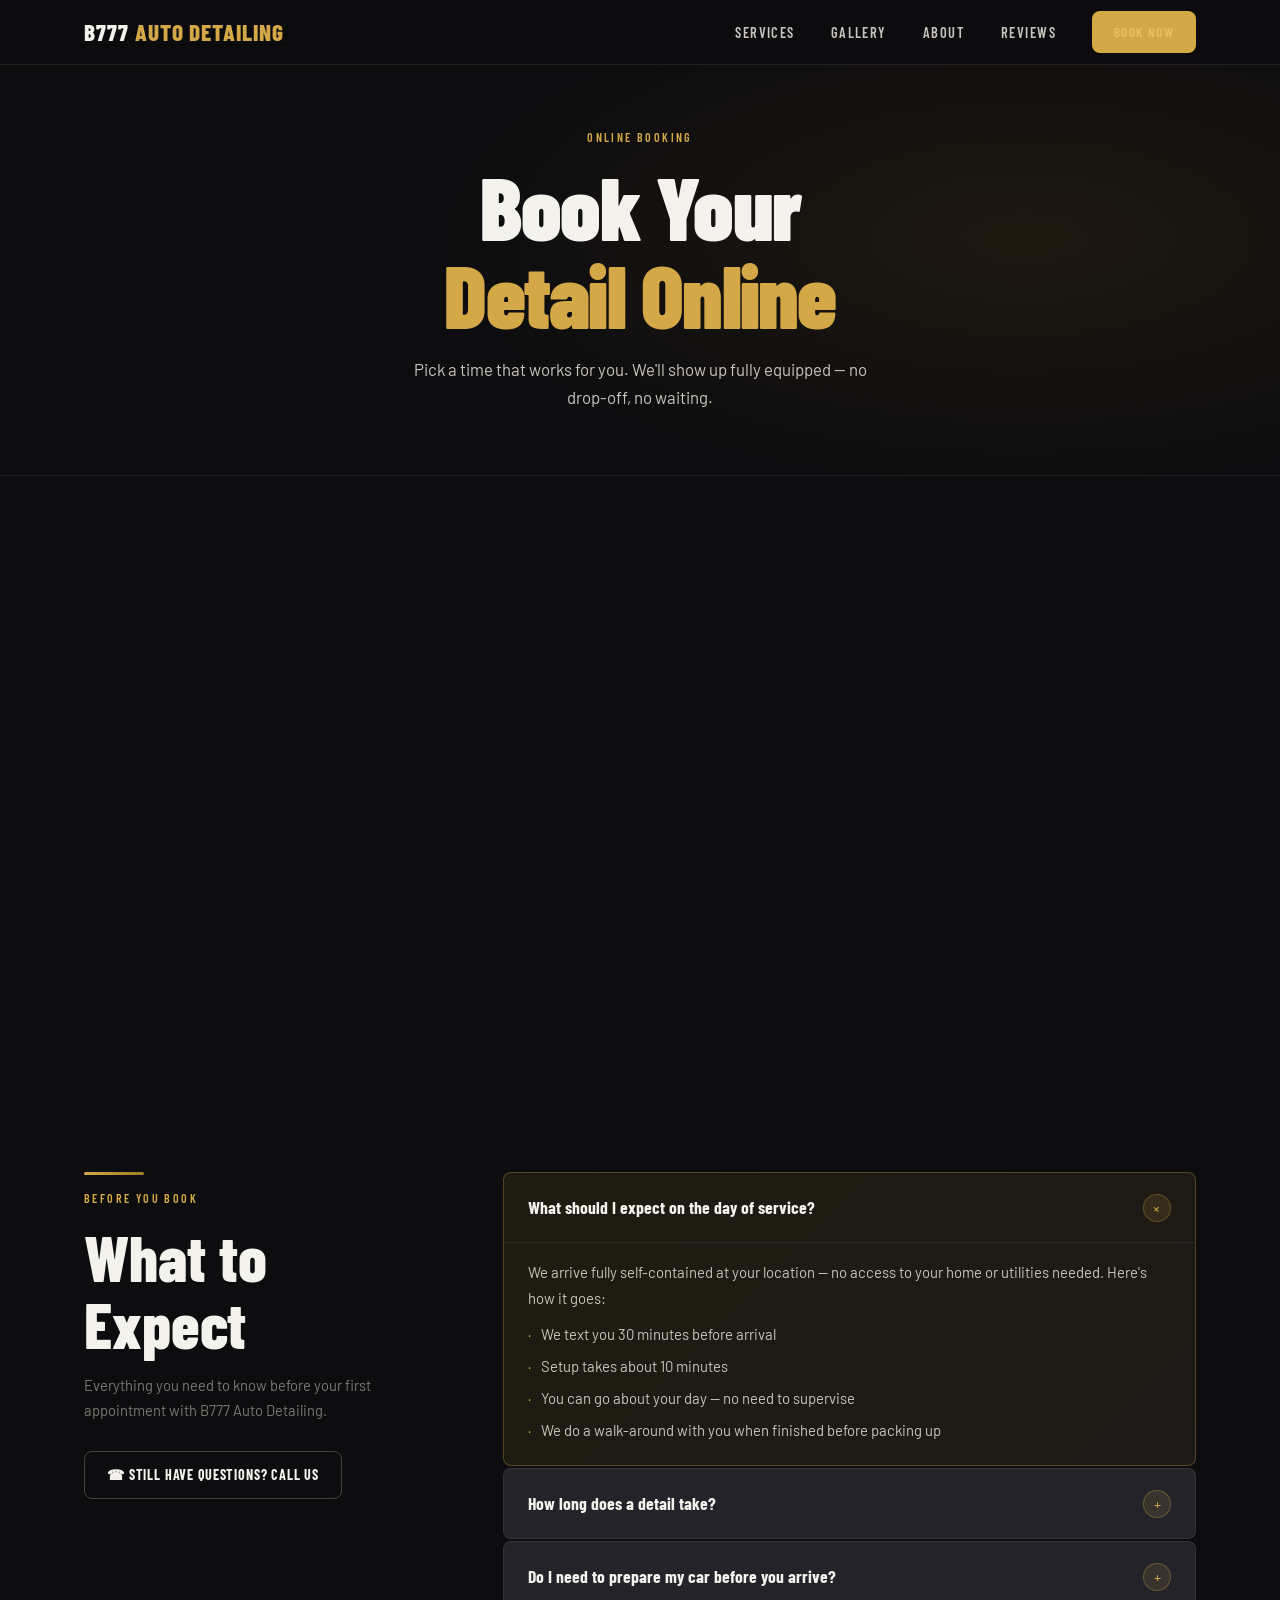
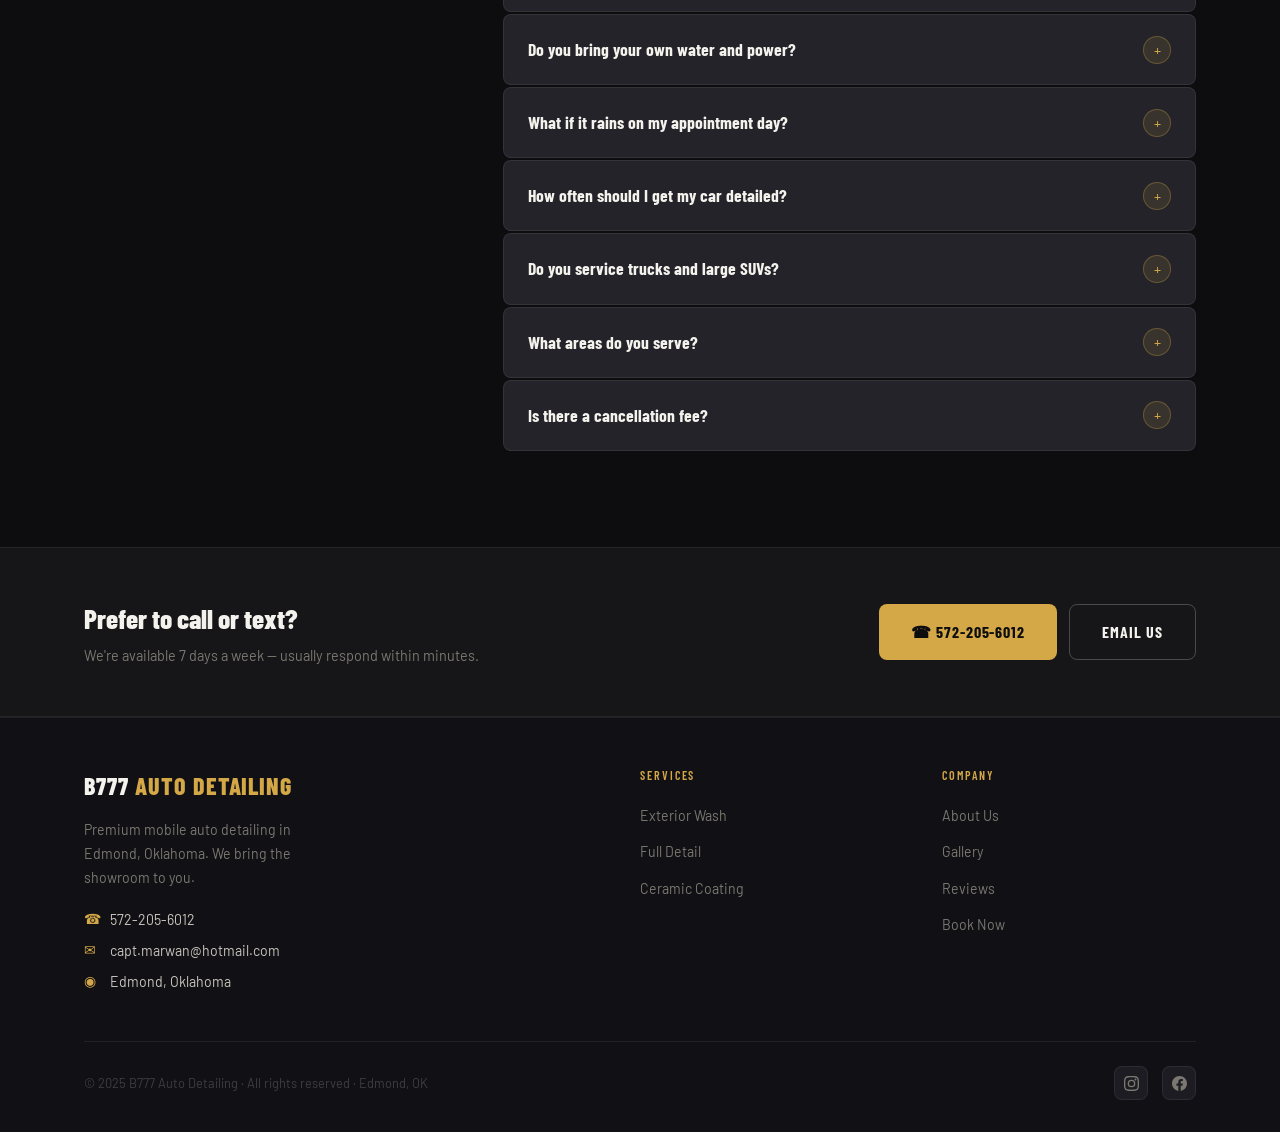
<file: book.html>
<!DOCTYPE html>
<html lang="en">
<head>
  <meta charset="UTF-8" />
  <meta name="viewport" content="width=device-width, initial-scale=1.0" />
  <title>Book Your Detail — B777 Auto Detailing</title>
  <meta name="description" content="Book a premium mobile auto detail online. Exterior wash, full detail, or ceramic coating — we come to you in Edmond, OKC, and Yukon." />
  <link rel="preconnect" href="https://fonts.googleapis.com" />
  <link rel="preconnect" href="https://fonts.gstatic.com" crossorigin />
  <link href="https://fonts.googleapis.com/css2?family=Barlow+Condensed:ital,wght@0,300;0,400;0,600;0,700;0,800;0,900;1,400&family=Barlow:wght@300;400;500;600&display=swap" rel="stylesheet" />
  <style>
    #square-embed-wrap {
      min-height: 600px;
      padding: 48px 0 80px;
    }
  </style>

  <style>
    /* ── Design tokens (same as index.html) ──────────────────── */
    :root {
      --bg:          #0D0D0F;
      --bg-1:        #111115;
      --bg-2:        #161619;
      --bg-3:        #1C1C22;
      --surface:     #1F1F26;
      --card:        #232329;
      --line:        rgba(255,255,255,0.07);

      --gold:        #D4A847;
      --gold-light:  #E8C063;
      --gold-dark:   #A07C28;
      --gold-dim:    rgba(212,168,71,0.12);
      --gold-glow:   rgba(212,168,71,0.25);
      --gold-border: rgba(212,168,71,0.30);

      --white:       #F4F2ED;
      --off-white:   #C8C4BC;
      --muted:       #7A7870;
      --faint:       #3E3D42;

      --font-h: 'Barlow Condensed', sans-serif;
      --font-b: 'Barlow', sans-serif;

      --r:  8px;
      --r2: 16px;
      --r3: 24px;
      --max: 1160px;
      --nav-h: 64px;
      --ease: cubic-bezier(.22,.68,0,1.15);
    }

    /* ── Reset ───────────────────────────────────────────────── */
    *, *::before, *::after { box-sizing: border-box; margin: 0; padding: 0; }
    html { scroll-behavior: smooth; }
    body {
      background: var(--bg);
      color: var(--white);
      font-family: var(--font-b);
      font-weight: 400;
      line-height: 1.65;
      -webkit-font-smoothing: antialiased;
      overflow-x: hidden;
    }
    a { color: inherit; text-decoration: none; }
    button { cursor: pointer; border: none; background: none; font: inherit; }
    ul { list-style: none; }

    /* ── Layout helpers ──────────────────────────────────────── */
    .wrap { width: 100%; max-width: var(--max); margin: 0 auto; padding: 0 24px; }

    .label {
      font-family: var(--font-h);
      font-size: 0.75rem;
      font-weight: 600;
      letter-spacing: 0.2em;
      text-transform: uppercase;
      color: var(--gold);
    }
    .section-title {
      font-family: var(--font-h);
      font-size: clamp(2.4rem, 5vw, 4rem);
      font-weight: 800;
      line-height: 1.05;
      color: var(--white);
    }
    .gold-line {
      width: 60px; height: 3px;
      background: linear-gradient(90deg, var(--gold), var(--gold-dark));
      border-radius: 2px;
    }

    /* ── Buttons ─────────────────────────────────────────────── */
    .btn {
      display: inline-flex;
      align-items: center;
      gap: 8px;
      padding: 14px 32px;
      border-radius: var(--r);
      font-family: var(--font-h);
      font-size: 1rem;
      font-weight: 700;
      letter-spacing: 0.06em;
      text-transform: uppercase;
      transition: all 0.22s var(--ease);
      white-space: nowrap;
    }
    .btn-gold { background: var(--gold); color: #0D0D0F; }
    .btn-gold:hover { background: var(--gold-light); transform: translateY(-2px); box-shadow: 0 8px 32px var(--gold-glow); }
    .btn-ghost { background: transparent; color: var(--white); border: 1.5px solid rgba(255,255,255,0.22); }
    .btn-ghost:hover { border-color: var(--gold-border); color: var(--gold-light); transform: translateY(-2px); }

    /* ── Nav ─────────────────────────────────────────────────── */
    #nav {
      position: fixed;
      top: 0; left: 0; right: 0;
      z-index: 900;
      height: var(--nav-h);
      display: flex;
      align-items: center;
      background: rgba(13,13,15,0.92);
      backdrop-filter: blur(18px);
      box-shadow: 0 1px 0 var(--line);
    }
    .nav-inner { display: flex; align-items: center; justify-content: space-between; width: 100%; }
    .nav-logo {
      font-family: var(--font-h);
      font-size: 1.45rem;
      font-weight: 800;
      letter-spacing: 0.04em;
      display: flex;
      align-items: baseline;
      gap: 6px;
    }
    .nav-logo span { color: var(--gold); }
    .nav-links { display: flex; align-items: center; gap: 36px; }
    .nav-links a {
      font-family: var(--font-h);
      font-size: 0.9rem;
      font-weight: 600;
      letter-spacing: 0.1em;
      text-transform: uppercase;
      color: var(--off-white);
      transition: color 0.18s;
    }
    .nav-links a:hover, .nav-links a.active { color: var(--gold-light); }
    .nav-links .btn { padding: 10px 22px; font-size: 0.85rem; }
    .hamburger {
      display: none;
      flex-direction: column;
      gap: 5px;
      width: 28px;
      padding: 2px;
    }
    .hamburger span {
      display: block;
      height: 2px;
      background: var(--white);
      border-radius: 2px;
      transition: transform 0.3s ease, opacity 0.3s ease;
    }
    .hamburger.open span:nth-child(1) { transform: translateY(7px) rotate(45deg); }
    .hamburger.open span:nth-child(2) { opacity: 0; }
    .hamburger.open span:nth-child(3) { transform: translateY(-7px) rotate(-45deg); }
    .mobile-menu {
      display: none;
      position: fixed;
      inset: 0;
      z-index: 800;
      background: rgba(0,0,0,0.96);
      flex-direction: column;
      align-items: center;
      justify-content: center;
      gap: 32px;
      opacity: 0;
      pointer-events: none;
      transition: opacity 0.3s ease;
    }
    .mobile-menu.open { opacity: 1; pointer-events: all; }
    .mobile-menu a {
      font-family: var(--font-h);
      font-size: 2rem;
      font-weight: 700;
      letter-spacing: 0.08em;
      text-transform: uppercase;
      color: var(--white);
      transition: color 0.18s;
    }
    .mobile-menu a:hover { color: var(--gold); }

    /* ── Page hero ───────────────────────────────────────────── */
    .page-hero {
      padding: calc(var(--nav-h) + 64px) 0 64px;
      background:
        radial-gradient(ellipse 70% 80% at 80% 50%, rgba(180,120,20,0.10) 0%, transparent 65%),
        var(--bg);
      border-bottom: 1px solid var(--line);
      text-align: center;
    }
    .page-hero .label { display: block; margin-bottom: 14px; }
    .page-hero h1 {
      font-family: var(--font-h);
      font-size: clamp(3rem, 7vw, 5.5rem);
      font-weight: 900;
      line-height: 1;
      letter-spacing: -0.02em;
      margin-bottom: 18px;
    }
    .page-hero h1 em { font-style: normal; color: var(--gold); }
    .page-hero p {
      font-size: 1.05rem;
      color: var(--off-white);
      max-width: 480px;
      margin: 0 auto;
    }

    /* booking-app.css handles the #booking-embed section */

    /* ── FAQ section ─────────────────────────────────────────── */
    #faq {
      background: var(--bg);
      padding: 96px 0;
    }
    .faq-layout {
      display: grid;
      grid-template-columns: 1fr 2fr;
      gap: 72px;
      align-items: start;
    }
    .faq-side { position: sticky; top: calc(var(--nav-h) + 32px); }
    .faq-side .section-title { margin: 14px 0 16px; }
    .faq-side p { font-size: 0.92rem; color: var(--muted); line-height: 1.7; margin-bottom: 28px; }
    .faq-list { display: flex; flex-direction: column; gap: 2px; }
    .faq-item {
      background: var(--card);
      border: 1px solid var(--line);
      border-radius: var(--r);
      overflow: hidden;
      transition: border-color 0.2s;
    }
    .faq-item:hover { border-color: var(--gold-border); }
    .faq-item[open] {
      border-color: var(--gold-border);
      background: linear-gradient(135deg, #1E1B10 0%, #1C1A16 100%);
    }
    .faq-item summary {
      display: flex;
      align-items: center;
      justify-content: space-between;
      padding: 20px 24px;
      cursor: pointer;
      list-style: none;
      font-family: var(--font-h);
      font-size: 1.1rem;
      font-weight: 700;
      color: var(--white);
      user-select: none;
      gap: 16px;
    }
    .faq-item summary::-webkit-details-marker { display: none; }
    .faq-icon {
      width: 28px;
      height: 28px;
      flex-shrink: 0;
      background: var(--gold-dim);
      border: 1px solid var(--gold-border);
      border-radius: 50%;
      display: flex;
      align-items: center;
      justify-content: center;
      font-size: 1rem;
      color: var(--gold);
      font-weight: 400;
      transition: transform 0.25s var(--ease), background 0.2s;
    }
    .faq-item[open] .faq-icon {
      transform: rotate(45deg);
      background: var(--gold-dim);
    }
    .faq-body {
      padding: 0 24px 22px;
      font-size: 0.93rem;
      color: var(--off-white);
      line-height: 1.75;
      border-top: 1px solid var(--line);
      padding-top: 16px;
    }
    .faq-body ul { margin-top: 10px; display: flex; flex-direction: column; gap: 6px; }
    .faq-body ul li { display: flex; gap: 10px; }
    .faq-body ul li::before { content: '·'; color: var(--gold); flex-shrink: 0; }

    /* ── Contact strip ───────────────────────────────────────── */
    .contact-strip {
      background: var(--bg-2);
      border-top: 1px solid var(--line);
      border-bottom: 1px solid var(--line);
      padding: 48px 0;
    }
    .contact-strip-inner {
      display: flex;
      align-items: center;
      justify-content: space-between;
      gap: 24px;
      flex-wrap: wrap;
    }
    .contact-strip h3 {
      font-family: var(--font-h);
      font-size: 1.7rem;
      font-weight: 800;
      color: var(--white);
      margin-bottom: 4px;
    }
    .contact-strip p { font-size: 0.9rem; color: var(--muted); }

    /* ── Footer ──────────────────────────────────────────────── */
    footer {
      background: var(--bg-1);
      border-top: 1px solid var(--line);
      padding: 48px 0 32px;
    }
    .footer-inner {
      display: grid;
      grid-template-columns: 2fr 1fr 1fr;
      gap: 48px;
      margin-bottom: 40px;
    }
    .footer-brand .nav-logo { font-size: 1.5rem; margin-bottom: 12px; }
    .footer-tagline { font-size: 0.88rem; color: var(--muted); line-height: 1.7; max-width: 260px; margin-bottom: 18px; }
    .footer-contact-item { display: flex; align-items: center; gap: 10px; font-size: 0.88rem; color: var(--off-white); margin-bottom: 8px; }
    .footer-contact-item a:hover { color: var(--gold-light); }
    .footer-icon { width: 16px; flex-shrink: 0; color: var(--gold); font-size: 0.85rem; }
    .footer-heading { font-family: var(--font-h); font-size: 0.75rem; font-weight: 600; letter-spacing: 0.16em; text-transform: uppercase; color: var(--gold); margin-bottom: 16px; }
    .footer-links { display: flex; flex-direction: column; gap: 10px; }
    .footer-links a { font-size: 0.88rem; color: var(--muted); transition: color 0.18s; }
    .footer-links a:hover { color: var(--gold-light); }
    .footer-bottom { display: flex; align-items: center; justify-content: space-between; padding-top: 24px; border-top: 1px solid var(--line); flex-wrap: wrap; gap: 12px; }
    .footer-copy { font-size: 0.8rem; color: var(--faint); }
    .social-links { display: flex; gap: 14px; }
    .social-link { width: 34px; height: 34px; background: var(--bg-3); border: 1px solid var(--line); border-radius: var(--r); display: flex; align-items: center; justify-content: center; transition: border-color 0.2s, background 0.2s; }
    .social-link:hover { border-color: var(--gold-border); background: var(--gold-dim); }
    .social-link svg { width: 15px; height: 15px; fill: var(--muted); transition: fill 0.2s; }
    .social-link:hover svg { fill: var(--gold); }

    /* Sticky mobile CTA */
    .sticky-cta {
      display: none;
      position: fixed;
      bottom: 0; left: 0; right: 0;
      z-index: 800;
      background: rgba(13,13,15,0.95);
      backdrop-filter: blur(12px);
      border-top: 1px solid var(--line);
      padding: 12px 20px;
      gap: 12px;
    }
    .sticky-cta a { flex: 1; justify-content: center; }

    /* ── Animations ──────────────────────────────────────────── */
    .aos {
      opacity: 0;
      transform: translateY(24px);
      transition: opacity 0.6s ease, transform 0.6s var(--ease);
    }
    .aos.in { opacity: 1; transform: none; }
    .aos-delay-1 { transition-delay: 0.1s; }
    .aos-delay-2 { transition-delay: 0.2s; }

    /* ── Responsive ──────────────────────────────────────────── */
    @media (max-width: 1024px) {
      .faq-layout { grid-template-columns: 1fr; gap: 40px; }
      .faq-side { position: static; }
      .footer-inner { grid-template-columns: 1fr 1fr; }
    }
    @media (max-width: 768px) {
      :root { --nav-h: 56px; }
      .nav-links { display: none; }
      .hamburger { display: flex; }
      .mobile-menu { display: flex; }
      .footer-inner { grid-template-columns: 1fr; }
      .sticky-cta { display: flex; }
      footer { padding-bottom: 76px; }
      .contact-strip-inner { flex-direction: column; text-align: center; }
    }
  </style>
</head>

<body>

  <!-- ── Nav ───────────────────────────────────────────────── -->
  <nav id="nav" role="navigation" aria-label="Main navigation">
    <div class="wrap">
      <div class="nav-inner">
        <a href="index.html" class="nav-logo" aria-label="B777 Auto Detailing home">
          B777 <span>AUTO DETAILING</span>
        </a>
        <ul class="nav-links" role="list">
          <li><a href="index.html#services">Services</a></li>
          <li><a href="index.html#gallery">Gallery</a></li>
          <li><a href="index.html#why">About</a></li>
          <li><a href="index.html#testimonials">Reviews</a></li>
          <li><a href="book.html" class="btn btn-gold active">Book Now</a></li>
        </ul>
        <button class="hamburger" id="hamburger" aria-label="Toggle navigation" aria-expanded="false" aria-controls="mobile-menu">
          <span></span><span></span><span></span>
        </button>
      </div>
    </div>
  </nav>

  <!-- Mobile menu -->
  <div class="mobile-menu" id="mobile-menu" role="dialog" aria-modal="true" aria-label="Navigation menu">
    <a href="index.html#services">Services</a>
    <a href="index.html#gallery">Gallery</a>
    <a href="index.html#why">About</a>
    <a href="index.html#testimonials">Reviews</a>
    <a href="book.html" class="btn btn-gold">Book Now</a>
  </div>


  <!-- ── Page hero ─────────────────────────────────────────── -->
  <header class="page-hero" aria-labelledby="page-heading">
    <div class="wrap">
      <span class="label">Online Booking</span>
      <h1 id="page-heading">Book Your<br><em>Detail Online</em></h1>
      <p>Pick a time that works for you. We'll show up fully equipped — no drop-off, no waiting.</p>
    </div>
  </header>


  <!-- ── Booking Widget ───────────────────────────────────── -->
  <section id="booking-embed" aria-label="Online booking">
    <div id="square-embed-wrap">
      <!-- Square Appointments -->
      <script src='https://square.site/appointments/buyer/widget/69zk8429gv7oyq/LAVR2BPZ902JV.js'></script>
    </div>
  </section>


  <!-- ── FAQ ───────────────────────────────────────────────── -->
  <section id="faq" aria-labelledby="faq-heading">
    <div class="wrap">
      <div class="faq-layout">

        <div class="faq-side aos">
          <div class="gold-line"></div>
          <span class="label" style="display:block;margin:14px 0 8px;">Before You Book</span>
          <h2 class="section-title" id="faq-heading">What to Expect</h2>
          <p>Everything you need to know before your first appointment with B777 Auto Detailing.</p>
          <a href="tel:5722050612" class="btn btn-ghost" style="font-size:0.88rem;padding:11px 22px;">
            ☎ Still have questions? Call us
          </a>
        </div>

        <div class="faq-list" role="list">

          <details class="faq-item aos" open>
            <summary>
              What should I expect on the day of service?
              <span class="faq-icon" aria-hidden="true">+</span>
            </summary>
            <div class="faq-body">
              <p>We arrive fully self-contained at your location — no access to your home or utilities needed. Here's how it goes:</p>
              <ul>
                <li>We text you 30 minutes before arrival</li>
                <li>Setup takes about 10 minutes</li>
                <li>You can go about your day — no need to supervise</li>
                <li>We do a walk-around with you when finished before packing up</li>
              </ul>
            </div>
          </details>

          <details class="faq-item aos aos-delay-1">
            <summary>
              How long does a detail take?
              <span class="faq-icon" aria-hidden="true">+</span>
            </summary>
            <div class="faq-body">
              <p>Times vary by service and vehicle condition:</p>
              <ul>
                <li><strong style="color:var(--gold-light)">Exterior Wash</strong> — 60 to 90 minutes</li>
                <li><strong style="color:var(--gold-light)">Full Detail</strong> — 3 to 5 hours</li>
                <li><strong style="color:var(--gold-light)">Ceramic Coating</strong> — 5 to 8 hours (full day)</li>
              </ul>
              <p style="margin-top:10px;">Heavily soiled vehicles or larger trucks/SUVs may take a bit longer. We'll give you an accurate time estimate when we confirm your booking.</p>
            </div>
          </details>

          <details class="faq-item aos aos-delay-2">
            <summary>
              Do I need to prepare my car before you arrive?
              <span class="faq-icon" aria-hidden="true">+</span>
            </summary>
            <div class="faq-body">
              <p>Just a few things help us give you the best result:</p>
              <ul>
                <li>Remove personal items, car seats, and valuables from the interior</li>
                <li>Make sure the car is accessible — not blocked by other vehicles</li>
                <li>If you have a garage spot, leave it open (shade helps for ceramic coatings)</li>
                <li>That's it — we handle the rest</li>
              </ul>
            </div>
          </details>

          <details class="faq-item aos">
            <summary>
              Do you bring your own water and power?
              <span class="faq-icon" aria-hidden="true">+</span>
            </summary>
            <div class="faq-body">
              <p>Yes — we are 100% self-sufficient. Our mobile unit carries a fresh water tank, a generator, a pressure washer, and all professional products. You don't need to provide anything or stay home.</p>
            </div>
          </details>

          <details class="faq-item aos">
            <summary>
              What if it rains on my appointment day?
              <span class="faq-icon" aria-hidden="true">+</span>
            </summary>
            <div class="faq-body">
              <p>Light rain won't stop an interior detail, but exterior work and ceramic coatings require dry conditions. If the weather is a problem, we'll reach out the evening before to reschedule at no charge — your deposit (if any) carries over automatically.</p>
            </div>
          </details>

          <details class="faq-item aos">
            <summary>
              How often should I get my car detailed?
              <span class="faq-icon" aria-hidden="true">+</span>
            </summary>
            <div class="faq-body">
              <p>It depends on how you use your vehicle, but here's a general guide:</p>
              <ul>
                <li><strong style="color:var(--gold-light)">Exterior wash</strong> — every 4 to 6 weeks</li>
                <li><strong style="color:var(--gold-light)">Full detail</strong> — every 3 to 6 months</li>
                <li><strong style="color:var(--gold-light)">Ceramic top-up</strong> — once a year after initial coating</li>
              </ul>
              <p style="margin-top:10px;">Rideshare drivers and families with kids or pets typically benefit from monthly interior cleans.</p>
            </div>
          </details>

          <details class="faq-item aos">
            <summary>
              Do you service trucks and large SUVs?
              <span class="faq-icon" aria-hidden="true">+</span>
            </summary>
            <div class="faq-body">
              <p>Absolutely. We detail everything from compact cars to full-size trucks, lifted SUVs, and work vans. Pricing for larger vehicles starts slightly higher due to additional time and product — you'll see the adjusted quote during booking or we'll confirm it when we contact you.</p>
            </div>
          </details>

          <details class="faq-item aos">
            <summary>
              What areas do you serve?
              <span class="faq-icon" aria-hidden="true">+</span>
            </summary>
            <div class="faq-body">
              <p>We currently cover:</p>
              <ul>
                <li>Edmond, OK (home base)</li>
                <li>Oklahoma City (OKC) and surrounding neighborhoods</li>
                <li>Yukon, OK</li>
              </ul>
              <p style="margin-top:10px;">Not sure if we reach you? Call or text us at <a href="tel:5722050612" style="color:var(--gold-light);font-weight:600;">572-205-6012</a> and we'll let you know.</p>
            </div>
          </details>

          <details class="faq-item aos">
            <summary>
              Is there a cancellation fee?
              <span class="faq-icon" aria-hidden="true">+</span>
            </summary>
            <div class="faq-body">
              <p>No cancellation fee — ever. Just give us at least 24 hours' notice so we can offer your slot to another client. Same-day cancellations are understood; we only ask that you try to let us know as early as possible.</p>
            </div>
          </details>

        </div>
      </div>
    </div>
  </section>


  <!-- ── Contact strip ──────────────────────────────────────── -->
  <div class="contact-strip">
    <div class="wrap">
      <div class="contact-strip-inner">
        <div>
          <h3>Prefer to call or text?</h3>
          <p>We're available 7 days a week — usually respond within minutes.</p>
        </div>
        <div style="display:flex;gap:12px;flex-wrap:wrap;">
          <a href="tel:5722050612" class="btn btn-gold">☎ 572-205-6012</a>
          <a href="mailto:capt.marwan@hotmail.com" class="btn btn-ghost">Email Us</a>
        </div>
      </div>
    </div>
  </div>


  <!-- ── Footer ─────────────────────────────────────────────── -->
  <footer role="contentinfo">
    <div class="wrap">
      <div class="footer-inner">
        <div class="footer-brand">
          <div class="nav-logo">B777 <span>AUTO DETAILING</span></div>
          <p class="footer-tagline">Premium mobile auto detailing in Edmond, Oklahoma. We bring the showroom to you.</p>
          <div class="footer-contact-item"><span class="footer-icon">☎</span><a href="tel:5722050612">572-205-6012</a></div>
          <div class="footer-contact-item"><span class="footer-icon">✉</span><a href="mailto:capt.marwan@hotmail.com">capt.marwan@hotmail.com</a></div>
          <div class="footer-contact-item"><span class="footer-icon">◉</span>Edmond, Oklahoma</div>
        </div>
        <div>
          <div class="footer-heading">Services</div>
          <ul class="footer-links">
            <li><a href="index.html#services">Exterior Wash</a></li>
            <li><a href="index.html#services">Full Detail</a></li>
            <li><a href="index.html#services">Ceramic Coating</a></li>
          </ul>
        </div>
        <div>
          <div class="footer-heading">Company</div>
          <ul class="footer-links">
            <li><a href="index.html#why">About Us</a></li>
            <li><a href="index.html#gallery">Gallery</a></li>
            <li><a href="index.html#testimonials">Reviews</a></li>
            <li><a href="book.html">Book Now</a></li>
          </ul>
        </div>
      </div>
      <div class="footer-bottom">
        <p class="footer-copy">© 2025 B777 Auto Detailing · All rights reserved · Edmond, OK</p>
        <div class="social-links" aria-label="Social media links">
          <a href="#" class="social-link" aria-label="Instagram">
            <svg viewBox="0 0 24 24"><path d="M12 2.163c3.204 0 3.584.012 4.85.07 3.252.148 4.771 1.691 4.919 4.919.058 1.265.069 1.645.069 4.849 0 3.205-.012 3.584-.069 4.849-.149 3.225-1.664 4.771-4.919 4.919-1.266.058-1.644.07-4.85.07-3.204 0-3.584-.012-4.849-.07-3.26-.149-4.771-1.699-4.919-4.92-.058-1.265-.07-1.644-.07-4.849 0-3.204.013-3.583.07-4.849.149-3.227 1.664-4.771 4.919-4.919 1.266-.057 1.645-.069 4.849-.069zM12 0C8.741 0 8.333.014 7.053.072 2.695.272.273 2.69.073 7.052.014 8.333 0 8.741 0 12c0 3.259.014 3.668.072 4.948.2 4.358 2.618 6.78 6.98 6.98C8.333 23.986 8.741 24 12 24c3.259 0 3.668-.014 4.948-.072 4.354-.2 6.782-2.618 6.979-6.98.059-1.28.073-1.689.073-4.948 0-3.259-.014-3.667-.072-4.947-.196-4.354-2.617-6.78-6.979-6.98C15.668.014 15.259 0 12 0zm0 5.838a6.162 6.162 0 100 12.324 6.162 6.162 0 000-12.324zM12 16a4 4 0 110-8 4 4 0 010 8zm6.406-11.845a1.44 1.44 0 100 2.881 1.44 1.44 0 000-2.881z"/></svg>
          </a>
          <a href="#" class="social-link" aria-label="Facebook">
            <svg viewBox="0 0 24 24"><path d="M24 12.073c0-6.627-5.373-12-12-12s-12 5.373-12 12c0 5.99 4.388 10.954 10.125 11.854v-8.385H7.078v-3.47h3.047V9.43c0-3.007 1.792-4.669 4.533-4.669 1.312 0 2.686.235 2.686.235v2.953H15.83c-1.491 0-1.956.925-1.956 1.874v2.25h3.328l-.532 3.47h-2.796v8.385C19.612 23.027 24 18.062 24 12.073z"/></svg>
          </a>
        </div>
      </div>
    </div>
  </footer>

  <!-- Sticky mobile CTA -->
  <div class="sticky-cta" aria-label="Quick actions">
    <a href="tel:5722050612" class="btn btn-ghost">Call Now</a>
    <a href="#booking-embed" class="btn btn-gold">Book Now</a>
  </div>


  <!-- ── Scripts ───────────────────────────────────────────── -->
  <script>
  (function() {

    // Mobile menu
    const hamburger = document.getElementById('hamburger');
    const mobileMenu = document.getElementById('mobile-menu');
    function closeMenu() {
      hamburger.classList.remove('open');
      mobileMenu.classList.remove('open');
      hamburger.setAttribute('aria-expanded', 'false');
      document.body.style.overflow = '';
    }
    hamburger.addEventListener('click', () => {
      const isOpen = hamburger.classList.toggle('open');
      mobileMenu.classList.toggle('open', isOpen);
      hamburger.setAttribute('aria-expanded', String(isOpen));
      document.body.style.overflow = isOpen ? 'hidden' : '';
    });
    mobileMenu.querySelectorAll('a').forEach(a => a.addEventListener('click', closeMenu));

    // Scroll animations
    const io = new IntersectionObserver((entries) => {
      entries.forEach(e => {
        if (e.isIntersecting) { e.target.classList.add('in'); io.unobserve(e.target); }
      });
    }, { threshold: 0.1, rootMargin: '0px 0px -40px 0px' });
    document.querySelectorAll('.aos').forEach(el => io.observe(el));

  })();
  </script>



</body>
</html>
</file>
